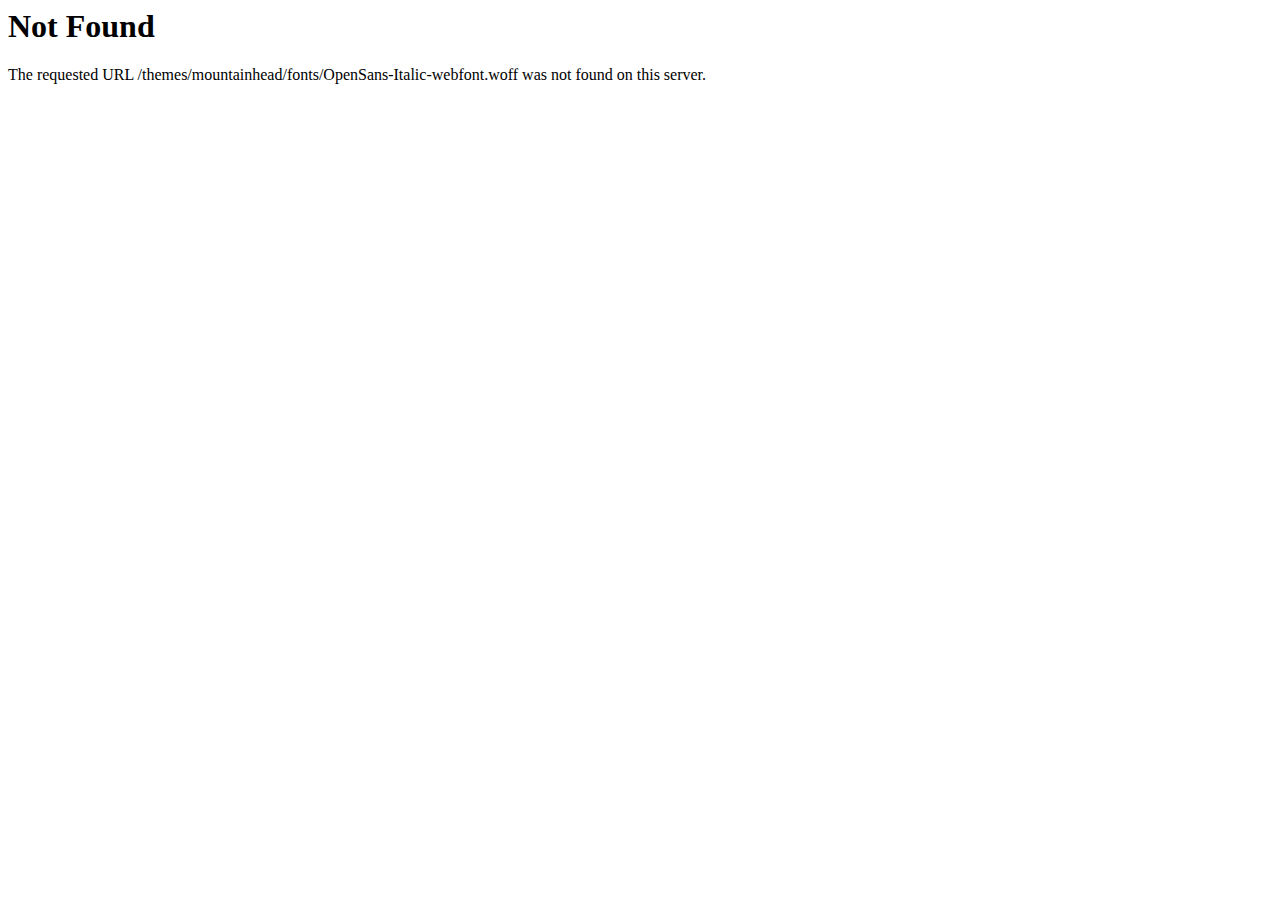
<file: fonts/OpenSans-Italic-webfont-2.html>
<!DOCTYPE HTML PUBLIC "-//IETF//DTD HTML 2.0//EN">
<html><head>
<title>404 Not Found</title>
</head><body>
<h1>Not Found</h1>
<p>The requested URL /themes/mountainhead/fonts/OpenSans-Italic-webfont.woff was not found on this server.</p>
</body></html>
</file>
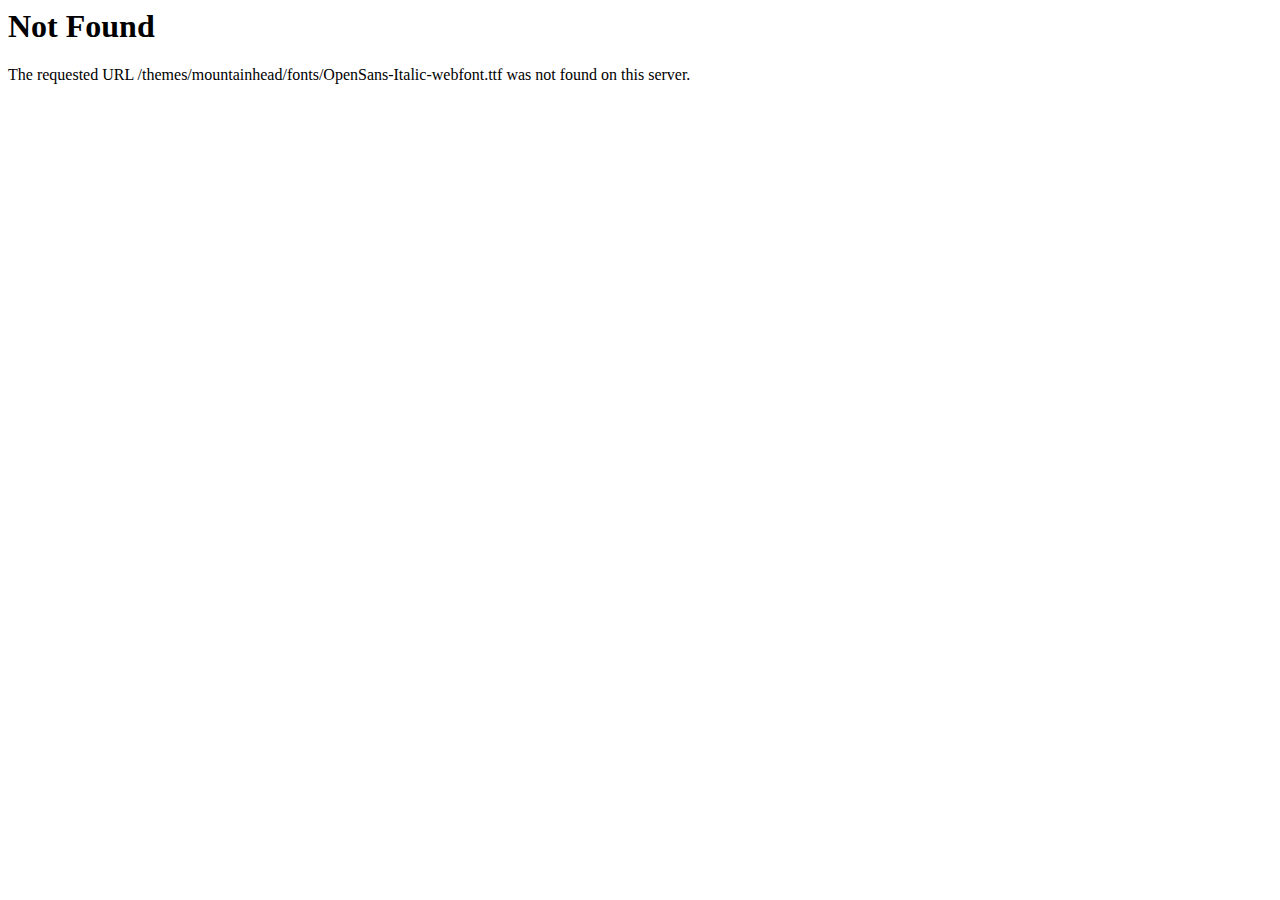
<file: fonts/OpenSans-Italic-webfont-3.html>
<!DOCTYPE HTML PUBLIC "-//IETF//DTD HTML 2.0//EN">
<html><head>
<title>404 Not Found</title>
</head><body>
<h1>Not Found</h1>
<p>The requested URL /themes/mountainhead/fonts/OpenSans-Italic-webfont.ttf was not found on this server.</p>
</body></html>
</file>
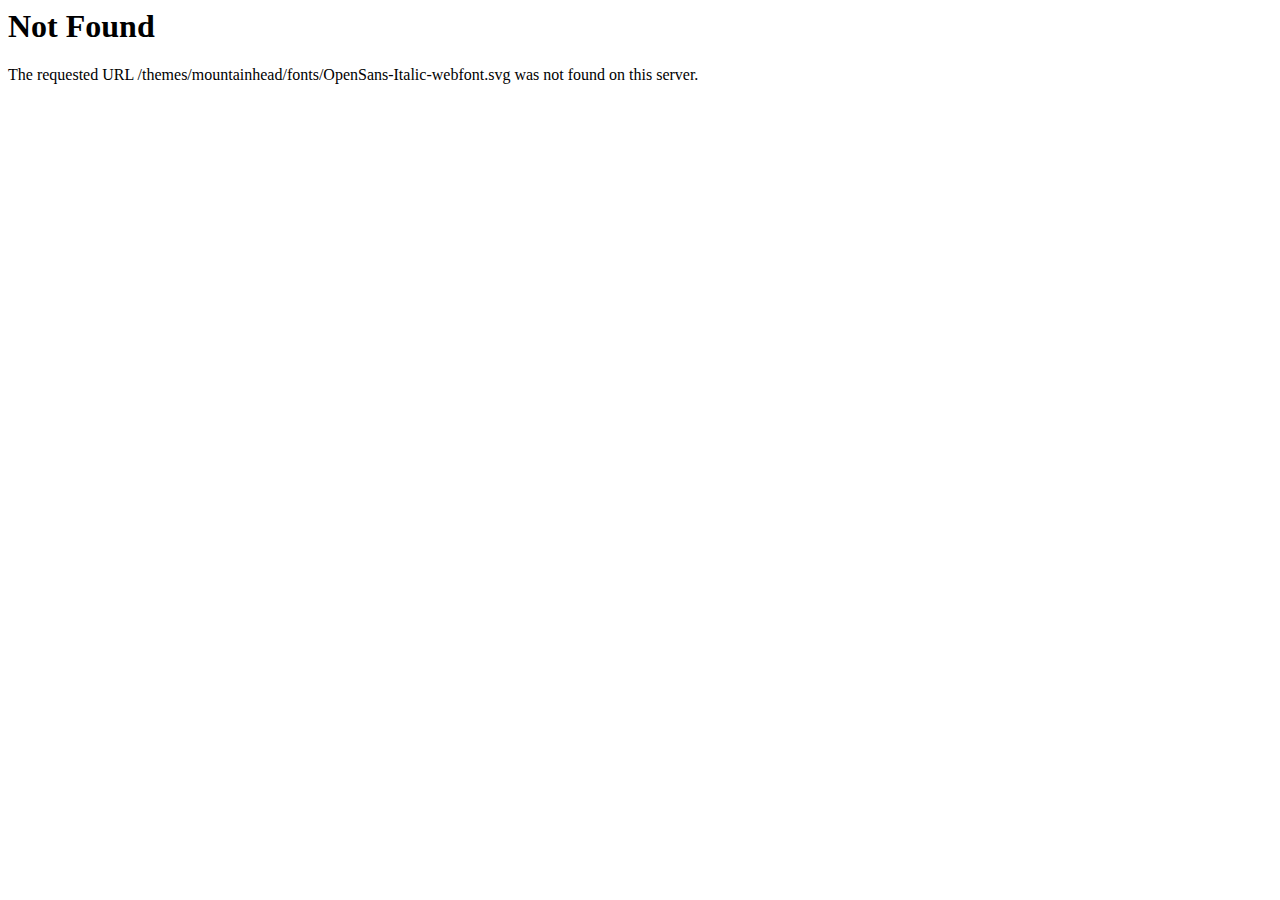
<file: fonts/OpenSans-Italic-webfont-4.html>
<!DOCTYPE HTML PUBLIC "-//IETF//DTD HTML 2.0//EN">
<html><head>
<title>404 Not Found</title>
</head><body>
<h1>Not Found</h1>
<p>The requested URL /themes/mountainhead/fonts/OpenSans-Italic-webfont.svg was not found on this server.</p>
</body></html>
</file>
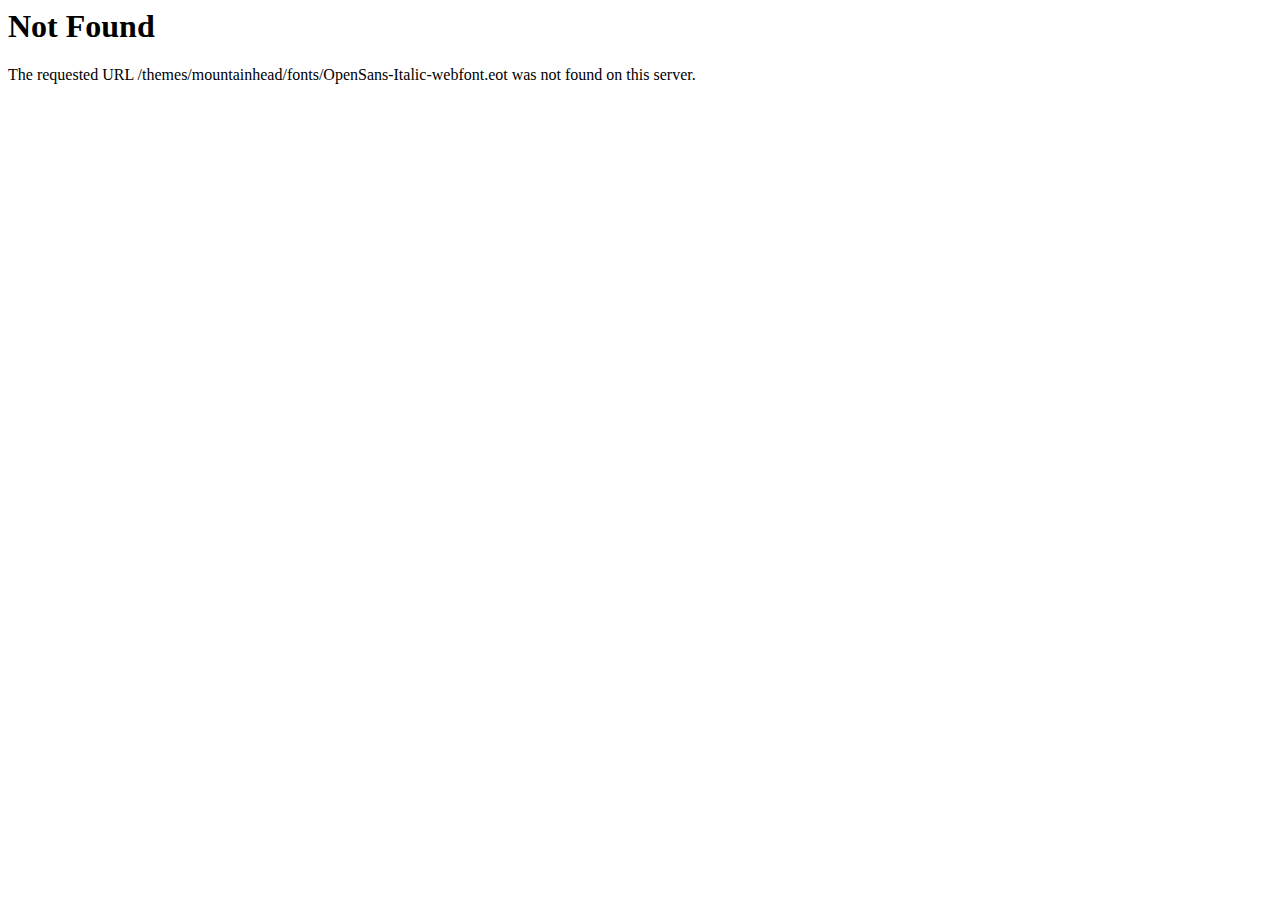
<file: fonts/OpenSans-Italic-webfont.html>
<!DOCTYPE HTML PUBLIC "-//IETF//DTD HTML 2.0//EN">
<html><head>
<title>404 Not Found</title>
</head><body>
<h1>Not Found</h1>
<p>The requested URL /themes/mountainhead/fonts/OpenSans-Italic-webfont.eot was not found on this server.</p>
</body></html>
</file>
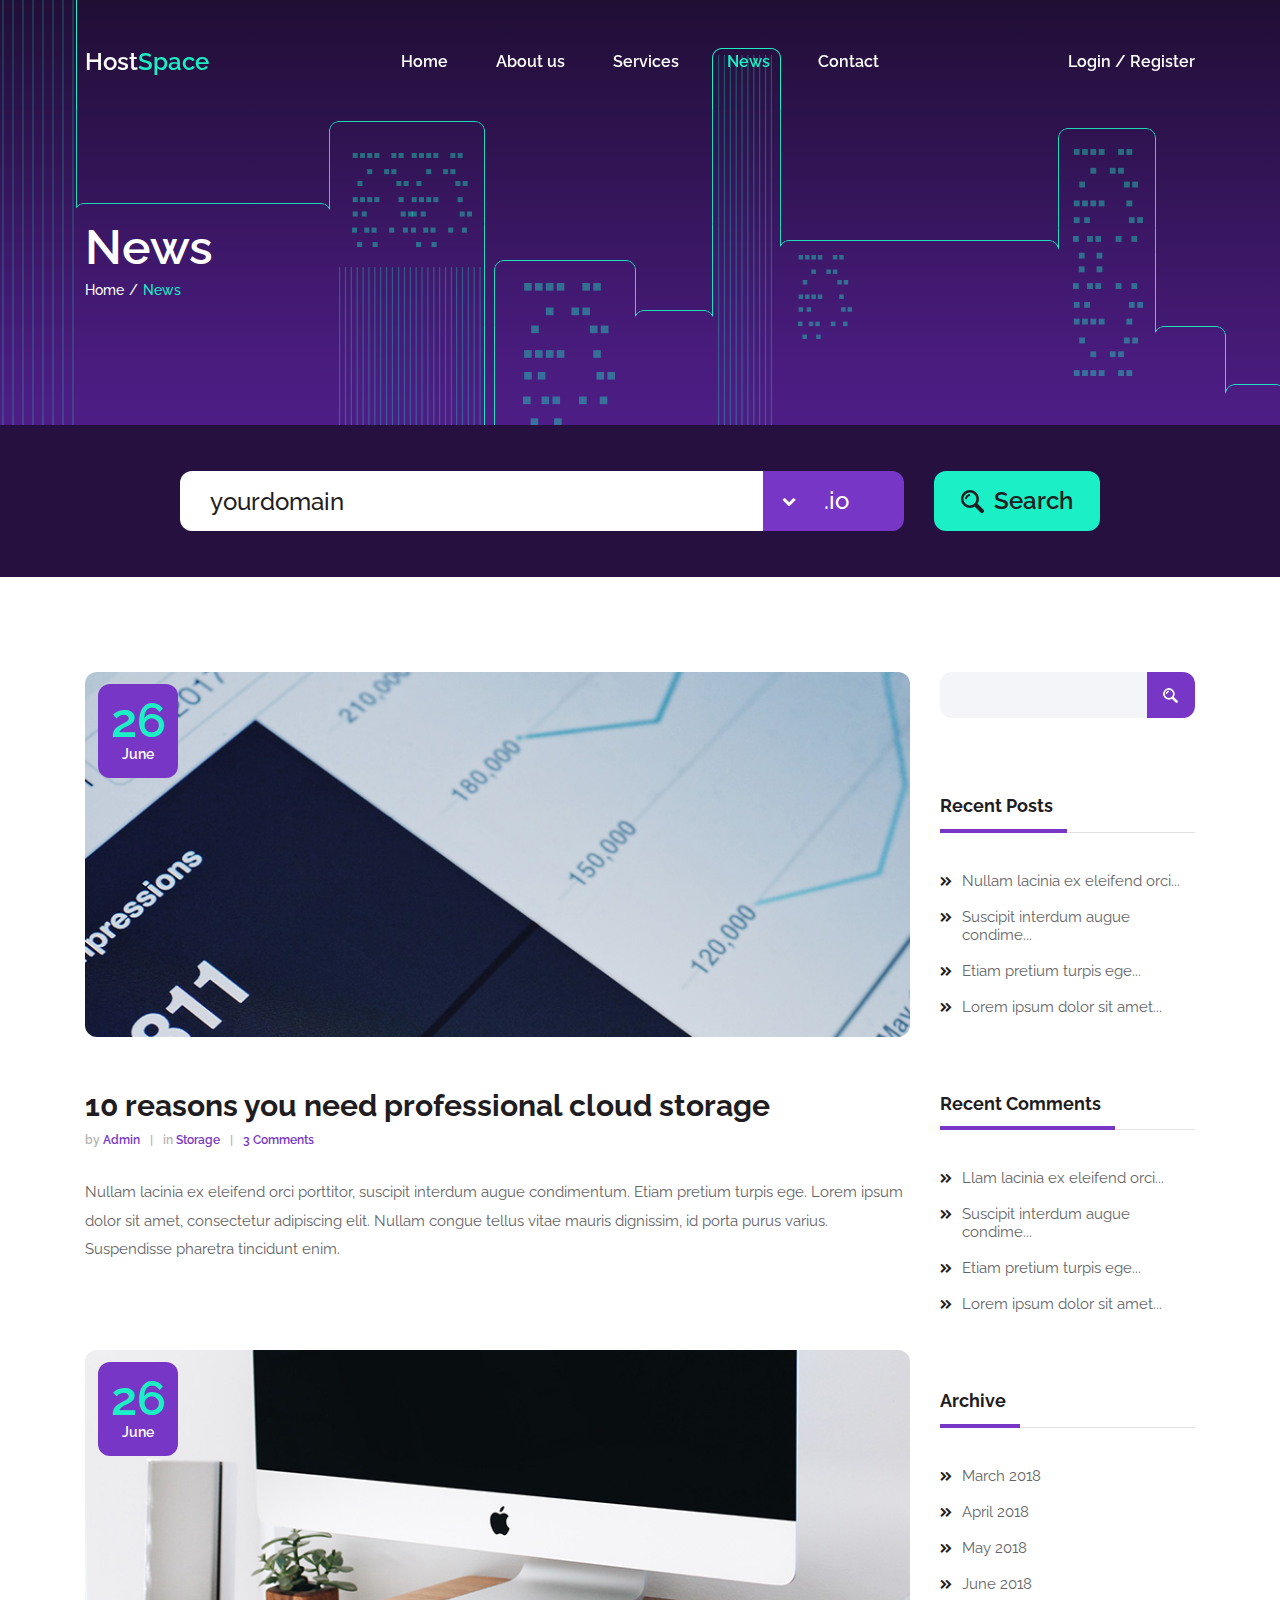
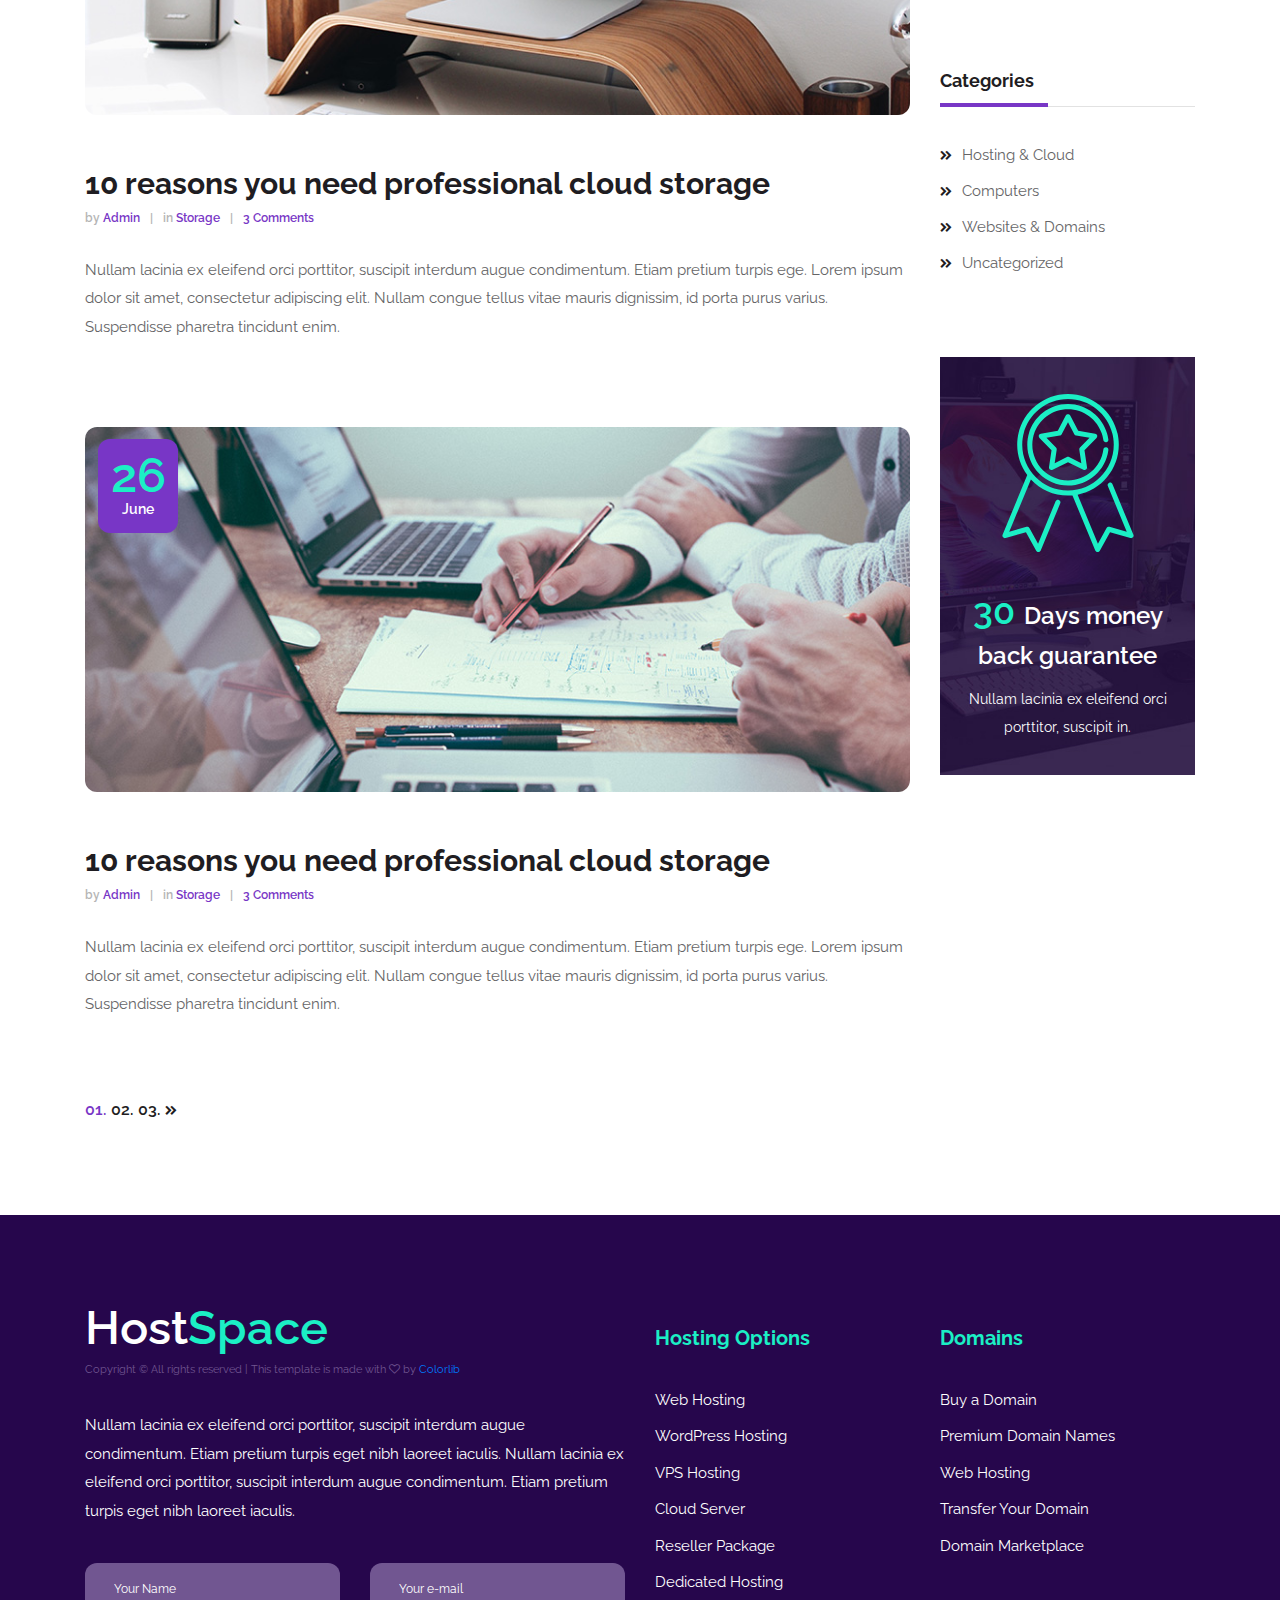
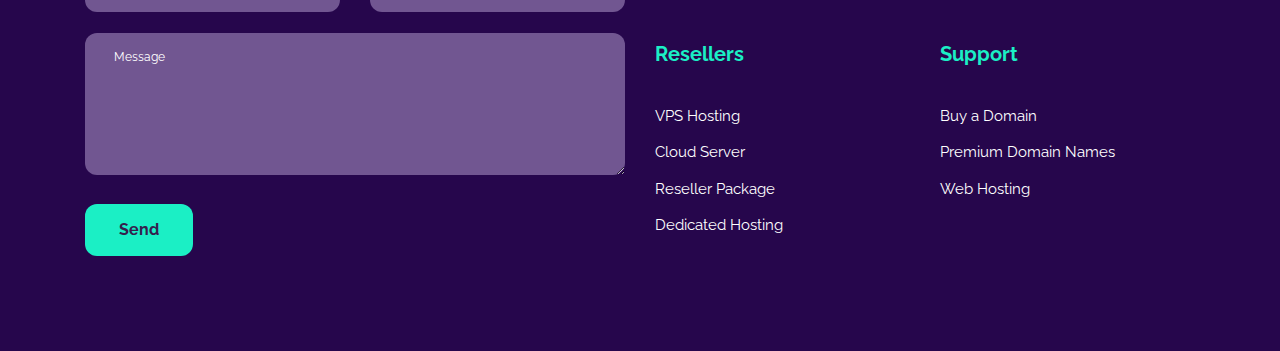
<file: rc-1/blog.html>
<!DOCTYPE html>
<html lang="en">
<head>
<title>News</title>
<meta charset="utf-8">
<meta http-equiv="X-UA-Compatible" content="IE=edge">
<meta name="description" content="HostSpace template project">
<meta name="viewport" content="width=device-width, initial-scale=1">
<link rel="stylesheet" type="text/css" href="styles/bootstrap-4.1.2/bootstrap.min.css">
<link href="plugins/font-awesome-4.7.0/css/font-awesome.min.css" rel="stylesheet" type="text/css">
<link rel="stylesheet" type="text/css" href="plugins/OwlCarousel2-2.2.1/owl.carousel.css">
<link rel="stylesheet" type="text/css" href="plugins/OwlCarousel2-2.2.1/owl.theme.default.css">
<link rel="stylesheet" type="text/css" href="plugins/OwlCarousel2-2.2.1/animate.css">
<link rel="stylesheet" type="text/css" href="styles/blog.css">
<link rel="stylesheet" type="text/css" href="styles/blog_responsive.css">
</head>
<body>

<div class="super_container">
	
	<!-- Header -->

	<header class="header trans_400">
		<div class="container">
			<div class="row">
				<div class="col">
					<div class="header_content d-flex flex-row align-items-center justify-content-start trans_400">
						<div class="logo"><a href="#">Host<span>Space</span></a></div>
						<nav class="main_nav ml-auto mr-auto">
							<ul class="d-flex flex-row align-items-center justify-content-start">
								<li><a href="index.html">Home</a></li>
								<li><a href="about.html">About us</a></li>
								<li><a href="services.html">Services</a></li>
								<li class="active"><a href="blog.html">News</a></li>
								<li><a href="contact.html">Contact</a></li>
							</ul>
						</nav>
						<div class="log_reg">
							<div class="log_reg_content d-flex flex-row align-items-center justify-content-start">
								<div class="login log_reg_text"><a href="#">Login</a></div>
								<div class="register log_reg_text"><a href="#">Register</a></div>
							</div>
						</div>
						<div class="hamburger ml-auto"><i class="fa fa-bars" aria-hidden="true"></i></div>
					</div>
				</div>
			</div>
		</div>
	</header>

	<!-- Menu -->
	
	<div class="menu_overlay trans_400"></div>
	<div class="menu trans_400">
		<div class="menu_close_container"><div class="menu_close"><div></div><div></div></div></div>
		<div class="log_reg">
			<div class="log_reg_content d-flex flex-row align-items-center justify-content-end">
				<div class="login log_reg_text"><a href="#">Login</a></div>
				<div class="register log_reg_text"><a href="#">Register</a></div>
			</div>
		</div>
		<nav class="menu_nav">
			<ul>
				<li><a href="index.html">Home</a></li>
				<li><a href="about.html">About us</a></li>
				<li><a href="services.html">Services</a></li>
				<li><a href="blog.html">News</a></li>
				<li><a href="contact.html">Contact</a></li>
			</ul>
		</nav>
	</div>

	<!-- Home -->

	<div class="home">
		<div class="home_background"></div>
		<div class="background_image background_city" style="background-image:url(images/city_4.png)"></div>
		<div class="cloud cloud_3"><img src="images/cloud_full_3.png" alt=""></div>
		<div class="cloud cloud_4"><img src="images/cloud.png" alt=""></div>
		<div class="home_container">
			<div class="container">
				<div class="row">
					<div class="col">
						<div class="home_content">
							<div class="home_title">News</div>
							<div class="breadcrumbs">
								<ul class="d-flex flex-row align-items-center justify-content-start">
									<li><a href="index.html">Home</a></li>
									<li>News</li>
								</ul>
							</div>
						</div>
					</div>
				</div>
			</div>
		</div>
	</div>

	<!-- Domain Search -->

	<div class="domain_search">
		<div class="container">
			<div class="row">
				<div class="col-lg-10 offset-lg-1">
					<div class="domain_search_form_container d-flex flex-column align-items-center justify-content-center">
						<form action="#" id="domain_search_form" class="domain_search_form d-flex flex-md-row flex-column align-items-center justify-content-start">
							<div class="d-flex flex-row align-items-center justify-content-start">
								<input type="text" class="domain_search_input" placeholder="yourdomain" required="required">
								<div class="domain_search_dropdown d-flex flex-row align-items-center justify-content-start">
									<i class="fa fa-chevron-down" aria-hidden="true"></i>
									<div class="domain_search_selected">.io</div>
									<ul>
										<li>.io</li>
										<li>.com</li>
										<li>.net</li>
									</ul>
								</div>
							</div>
							<button class="domain_search_button d-flex flex-row align-items-center justify-content-center"><img src="images/search.png" alt="">Search</button>
						</form>
					</div>
				</div>
			</div>
		</div>
	</div>

	<!-- News -->

	<div class="news">
		<div class="container">
			<div class="row">

				<!-- News Content -->
				<div class="col-lg-9">
					<div class="news_posts">
						
						<!-- News Post -->
						<div class="news_post magic_fade_in">
							<div class="news_post_image">
								<img src="images/news_1.jpg" alt="https://unsplash.com/@fancycrave">
								<div class="news_post_date">
									<a href="#" class=" d-flex flex-column align-items-center justify-content-center">
										<div class="news_post_day">26</div>
										<div class="news_post_month">June</div>
									</a>
								</div>
							</div>
							<div class="news_post_content">
								<div class="news_post_title"><a href="#">10 reasons you need professional cloud storage</a></div>
								<div class="news_post_meta">
									<ul class="d-flex flex-row align-items-start justify-content-start">
										<li>by <a href="#">Admin</a></li>
										<li>in <a href="#">Storage</a></li>
										<li><a href="#">3 Comments</a></li>
									</ul>
								</div>
								<div class="news_post_text">
									<p>Nullam lacinia ex eleifend orci porttitor, suscipit interdum augue condimentum. Etiam pretium turpis ege. Lorem ipsum dolor sit amet, consectetur adipiscing elit. Nullam congue tellus vitae mauris dignissim, id porta purus varius. Suspendisse pharetra tincidunt enim.</p>
								</div>
							</div>
						</div>

						<!-- News Post -->
						<div class="news_post magic_fade_in">
							<div class="news_post_image">
								<img src="images/news_2.jpg" alt="https://unsplash.com/@gbeaudry">
								<div class="news_post_date">
									<a href="#" class=" d-flex flex-column align-items-center justify-content-center">
										<div class="news_post_day">26</div>
										<div class="news_post_month">June</div>
									</a>
								</div>
							</div>
							<div class="news_post_content">
								<div class="news_post_title"><a href="#">10 reasons you need professional cloud storage</a></div>
								<div class="news_post_meta">
									<ul class="d-flex flex-row align-items-start justify-content-start">
										<li>by <a href="#">Admin</a></li>
										<li>in <a href="#">Storage</a></li>
										<li><a href="#">3 Comments</a></li>
									</ul>
								</div>
								<div class="news_post_text">
									<p>Nullam lacinia ex eleifend orci porttitor, suscipit interdum augue condimentum. Etiam pretium turpis ege. Lorem ipsum dolor sit amet, consectetur adipiscing elit. Nullam congue tellus vitae mauris dignissim, id porta purus varius. Suspendisse pharetra tincidunt enim.</p>
								</div>
							</div>
						</div>

						<!-- News Post -->
						<div class="news_post magic_fade_in">
							<div class="news_post_image">
								<img src="images/news_3.jpg" alt="https://unsplash.com/@helloquence">
								<div class="news_post_date">
									<a href="#" class=" d-flex flex-column align-items-center justify-content-center">
										<div class="news_post_day">26</div>
										<div class="news_post_month">June</div>
									</a>
								</div>
							</div>
							<div class="news_post_content">
								<div class="news_post_title"><a href="#">10 reasons you need professional cloud storage</a></div>
								<div class="news_post_meta">
									<ul class="d-flex flex-row align-items-start justify-content-start">
										<li>by <a href="#">Admin</a></li>
										<li>in <a href="#">Storage</a></li>
										<li><a href="#">3 Comments</a></li>
									</ul>
								</div>
								<div class="news_post_text">
									<p>Nullam lacinia ex eleifend orci porttitor, suscipit interdum augue condimentum. Etiam pretium turpis ege. Lorem ipsum dolor sit amet, consectetur adipiscing elit. Nullam congue tellus vitae mauris dignissim, id porta purus varius. Suspendisse pharetra tincidunt enim.</p>
								</div>
							</div>
						</div>

					</div>

					<!-- Page Nav -->
					<div class="page_nav">
						<ul class="d-flex flex-row align-items-center justify-content-start">
							<li class="active"><a href="#">01.</a></li>
							<li><a href="#">02.</a></li>
							<li><a href="#">03.</a></li>
							<li><a href="#" class="d-flex flex-row align-items-center justify-content-start">
								<i class="fa fa-chevron-right" aria-hidden="true"></i>
								<i class="fa fa-chevron-right" aria-hidden="true"></i>
							</a></li>
						</ul>
					</div>
				</div>

				<!-- News Sidebar -->
				<div class="col-lg-3 sidebar_col">
					<div class="sidebar">
						
						<!-- Sidebar Search -->
						<div class="sidebar_search magic_fade_in">
							<form action="#" class="sidebar_search_form d-flex flex-row align-items-center justify-content-start" id="sidebar_search_form">
								<input type="text" class="sidebar_search_input" required="required">
								<button class="sidebar_search_button d-flex flex-column align-items-center justify-content-center"><img src="images/search_small.png" alt=""></button>
							</form>
						</div>

						<!-- Recent Posts -->
						<div class="recent_posts sidebar_section magic_fade_in">
							<div class="sidebar_title_container">
								<div>Recent Posts</div>
							</div>
							<div class="sidebar_list">
								<ul>
									<li><a href="#" class="d-flex flex-row align-items-start justify-content-start">
										<div class="sidebar_dot d-flex flex-row align-items-center justify-content-start">
											<i class="fa fa-chevron-right trans_200" aria-hidden="true"></i>
											<i class="fa fa-chevron-right trans_200" aria-hidden="true"></i>
										</div>
										<div>Nullam lacinia ex eleifend orci...</div>
									</a></li>
									<li><a href="#" class="d-flex flex-row align-items-start justify-content-start">
										<div class="sidebar_dot d-flex flex-row align-items-center justify-content-start">
											<i class="fa fa-chevron-right trans_200" aria-hidden="true"></i>
											<i class="fa fa-chevron-right trans_200" aria-hidden="true"></i>
										</div>
										<div>Suscipit interdum augue condime...</div>
									</a></li>
									<li><a href="#" class="d-flex flex-row align-items-start justify-content-start">
										<div class="sidebar_dot d-flex flex-row align-items-center justify-content-start">
											<i class="fa fa-chevron-right trans_200" aria-hidden="true"></i>
											<i class="fa fa-chevron-right trans_200" aria-hidden="true"></i>
										</div>
										<div>Etiam pretium turpis ege...</div>
									</a></li>
									<li><a href="#" class="d-flex flex-row align-items-start justify-content-start">
										<div class="sidebar_dot d-flex flex-row align-items-center justify-content-start">
											<i class="fa fa-chevron-right trans_200" aria-hidden="true"></i>
											<i class="fa fa-chevron-right trans_200" aria-hidden="true"></i>
										</div>
										<div>Lorem ipsum dolor sit amet...</div>
									</a></li>
								</ul>
							</div>
						</div>

						<!-- Recent Comments -->
						<div class="recent_posts sidebar_section magic_fade_in">
							<div class="sidebar_title_container">
								<div>Recent Comments</div>
							</div>
							<div class="sidebar_list">
								<ul>
									<li><a href="#" class="d-flex flex-row align-items-start justify-content-start">
										<div class="sidebar_dot d-flex flex-row align-items-center justify-content-start">
											<i class="fa fa-chevron-right trans_200" aria-hidden="true"></i>
											<i class="fa fa-chevron-right trans_200" aria-hidden="true"></i>
										</div>
										<div>Llam lacinia ex eleifend orci...</div>
									</a></li>
									<li><a href="#" class="d-flex flex-row align-items-start justify-content-start">
										<div class="sidebar_dot d-flex flex-row align-items-center justify-content-start">
											<i class="fa fa-chevron-right trans_200" aria-hidden="true"></i>
											<i class="fa fa-chevron-right trans_200" aria-hidden="true"></i>
										</div>
										<div>Suscipit interdum augue condime...</div>
									</a></li>
									<li><a href="#" class="d-flex flex-row align-items-start justify-content-start">
										<div class="sidebar_dot d-flex flex-row align-items-center justify-content-start">
											<i class="fa fa-chevron-right trans_200" aria-hidden="true"></i>
											<i class="fa fa-chevron-right trans_200" aria-hidden="true"></i>
										</div>
										<div>Etiam pretium turpis ege...</div>
									</a></li>
									<li><a href="#" class="d-flex flex-row align-items-start justify-content-start">
										<div class="sidebar_dot d-flex flex-row align-items-center justify-content-start">
											<i class="fa fa-chevron-right trans_200" aria-hidden="true"></i>
											<i class="fa fa-chevron-right trans_200" aria-hidden="true"></i>
										</div>
										<div>Lorem ipsum dolor sit amet...</div>
									</a></li>
								</ul>
							</div>
						</div>

						<!-- Archive -->
						<div class="recent_posts sidebar_section magic_fade_in">
							<div class="sidebar_title_container">
								<div>Archive</div>
							</div>
							<div class="sidebar_list">
								<ul>
									<li><a href="#" class="d-flex flex-row align-items-start justify-content-start">
										<div class="sidebar_dot d-flex flex-row align-items-center justify-content-start">
											<i class="fa fa-chevron-right trans_200" aria-hidden="true"></i>
											<i class="fa fa-chevron-right trans_200" aria-hidden="true"></i>
										</div>
										<div>March 2018</div>
									</a></li>
									<li><a href="#" class="d-flex flex-row align-items-start justify-content-start">
										<div class="sidebar_dot d-flex flex-row align-items-center justify-content-start">
											<i class="fa fa-chevron-right trans_200" aria-hidden="true"></i>
											<i class="fa fa-chevron-right trans_200" aria-hidden="true"></i>
										</div>
										<div>April 2018</div>
									</a></li>
									<li><a href="#" class="d-flex flex-row align-items-start justify-content-start">
										<div class="sidebar_dot d-flex flex-row align-items-center justify-content-start">
											<i class="fa fa-chevron-right trans_200" aria-hidden="true"></i>
											<i class="fa fa-chevron-right trans_200" aria-hidden="true"></i>
										</div>
										<div>May 2018</div>
									</a></li>
									<li><a href="#" class="d-flex flex-row align-items-start justify-content-start">
										<div class="sidebar_dot d-flex flex-row align-items-center justify-content-start">
											<i class="fa fa-chevron-right trans_200" aria-hidden="true"></i>
											<i class="fa fa-chevron-right trans_200" aria-hidden="true"></i>
										</div>
										<div>June 2018</div>
									</a></li>
								</ul>
							</div>
						</div>

						<!-- Categories -->
						<div class="recent_posts sidebar_section magic_fade_in">
							<div class="sidebar_title_container">
								<div>Categories</div>
							</div>
							<div class="sidebar_list">
								<ul>
									<li><a href="#" class="d-flex flex-row align-items-start justify-content-start">
										<div class="sidebar_dot d-flex flex-row align-items-center justify-content-start">
											<i class="fa fa-chevron-right trans_200" aria-hidden="true"></i>
											<i class="fa fa-chevron-right trans_200" aria-hidden="true"></i>
										</div>
										<div>Hosting & Cloud</div>
									</a></li>
									<li><a href="#" class="d-flex flex-row align-items-start justify-content-start">
										<div class="sidebar_dot d-flex flex-row align-items-center justify-content-start">
											<i class="fa fa-chevron-right trans_200" aria-hidden="true"></i>
											<i class="fa fa-chevron-right trans_200" aria-hidden="true"></i>
										</div>
										<div>Computers</div>
									</a></li>
									<li><a href="#" class="d-flex flex-row align-items-start justify-content-start">
										<div class="sidebar_dot d-flex flex-row align-items-center justify-content-start">
											<i class="fa fa-chevron-right trans_200" aria-hidden="true"></i>
											<i class="fa fa-chevron-right trans_200" aria-hidden="true"></i>
										</div>
										<div>Websites & Domains</div>
									</a></li>
									<li><a href="#" class="d-flex flex-row align-items-start justify-content-start">
										<div class="sidebar_dot d-flex flex-row align-items-center justify-content-start">
											<i class="fa fa-chevron-right trans_200" aria-hidden="true"></i>
											<i class="fa fa-chevron-right trans_200" aria-hidden="true"></i>
										</div>
										<div>Uncategorized</div>
									</a></li>
								</ul>
							</div>
						</div>

						<!-- Sidebar Extra -->
						<div class="sidebar_extra text-center magic_fade_in">
							<a href="#">
								<div class="background_image" style="background-image:url(images/sidebar_extra.jpg)"></div>
								<div class="sidebar_extra_icon"><img src="images/icon_10.svg" alt=""></div>
								<div class="sidebar_extra_title"><span>30 </span>Days money back guarantee</div>
								<div class="sidebar_extra_text">Nullam lacinia ex eleifend orci porttitor, suscipit in.</div>
							</a>
						</div>
					</div>
				</div>
			</div>
		</div>
	</div>

	<!-- Footer -->

	<footer class="footer magic_fade_in">
		<div class="container">
			<div class="row">
				
				<div class="col-lg-6 footer_col magic_fade_in">
					<div class="footer_about">
						<div class="footer_logo">Host<span>Space</span></div>
						<div class="copyright"><!-- Link back to Colorlib can't be removed. Template is licensed under CC BY 3.0. -->
Copyright &copy;<script type="ecccfd1813eeb1c0baa4aa58-text/javascript">document.write(new Date().getFullYear());</script> All rights reserved | This template is made with <i class="fa fa-heart-o" aria-hidden="true"></i> by <a href="https://colorlib.com" target="_blank">Colorlib</a>
<!-- Link back to Colorlib can't be removed. Template is licensed under CC BY 3.0. -->
</div>
						<div class="footer_text">
							<p>Nullam lacinia ex eleifend orci porttitor, suscipit interdum augue condimentum. Etiam pretium turpis eget nibh laoreet iaculis. Nullam lacinia ex eleifend orci porttitor, suscipit interdum augue condimentum. Etiam pretium turpis eget nibh laoreet iaculis.</p>
						</div>
						<div class="contact_container">
							<form action="#" id="contact_form" class="contact_form">
								<div class="row">
									<div class="col-md-6">
										<input type="text" class="contact_input" placeholder="Your Name" required="required">
									</div>
									<div class="col-md-6">
										<input type="email" class="contact_input" placeholder="Your e-mail" required="required">
									</div>
								</div>
								<div>
									<textarea class="contact_input contact_textarea" placeholder="Message" required="required"></textarea>
								</div>
								<button class="contact_button">Send</button>
							</form>
						</div>
					</div>
				</div>

				<div class="col-lg-6 footer_col">
					<div class="footer_links">
						<div class="row">
							<div class="col-sm-6 footer_list_col magic_fade_in">
								<div class="footer_list_container">
									<div class="footer_list_title">Hosting Options</div>
									<ul class="footer_list">
										<li><a href="#">Web Hosting</a></li>
										<li><a href="#">WordPress Hosting</a></li>
										<li><a href="#">VPS Hosting</a></li>
										<li><a href="#">Cloud Server</a></li>
										<li><a href="#">Reseller Package</a></li>
										<li><a href="#">Dedicated Hosting</a></li>
									</ul>
								</div>
							</div>
							<div class="col-sm-6 footer_list_col magic_fade_in">
								<div class="footer_list_container">
									<div class="footer_list_title">Domains</div>
									<ul class="footer_list">
										<li><a href="#">Buy a Domain</a></li>
										<li><a href="#">Premium Domain Names</a></li>
										<li><a href="#">Web Hosting</a></li>
										<li><a href="#">Transfer Your Domain</a></li>
										<li><a href="#">Domain Marketplace</a></li>
									</ul>
								</div>
							</div>
							<div class="col-sm-6 footer_list_col magic_fade_in">
								<div class="footer_list_container">
									<div class="footer_list_title">Resellers</div>
									<ul class="footer_list">
										<li><a href="#">VPS Hosting</a></li>
										<li><a href="#">Cloud Server</a></li>
										<li><a href="#">Reseller Package</a></li>
										<li><a href="#">Dedicated Hosting</a></li>
									</ul>
								</div>
							</div>
							<div class="col-sm-6 footer_list_col magic_fade_in">
								<div class="footer_list_container">
									<div class="footer_list_title">Support</div>
									<ul class="footer_list">
										<li><a href="#">Buy a Domain</a></li>
										<li><a href="#">Premium Domain Names</a></li>
										<li><a href="#">Web Hosting</a></li>
									</ul>
								</div>	
							</div>
						</div>
					</div>
				</div>

			</div>
		</div>
	</footer>
</div>

<script src="js/jquery-3.2.1.min.js" type="ecccfd1813eeb1c0baa4aa58-text/javascript"></script>
<script src="styles/bootstrap-4.1.2/popper.js" type="ecccfd1813eeb1c0baa4aa58-text/javascript"></script>
<script src="styles/bootstrap-4.1.2/bootstrap.min.js" type="ecccfd1813eeb1c0baa4aa58-text/javascript"></script>
<script src="plugins/greensock/TweenMax.min.js" type="ecccfd1813eeb1c0baa4aa58-text/javascript"></script>
<script src="plugins/greensock/TimelineMax.min.js" type="ecccfd1813eeb1c0baa4aa58-text/javascript"></script>
<script src="plugins/scrollmagic/ScrollMagic.min.js" type="ecccfd1813eeb1c0baa4aa58-text/javascript"></script>
<script src="plugins/greensock/animation.gsap.min.js" type="ecccfd1813eeb1c0baa4aa58-text/javascript"></script>
<script src="plugins/greensock/ScrollToPlugin.min.js" type="ecccfd1813eeb1c0baa4aa58-text/javascript"></script>
<script src="plugins/OwlCarousel2-2.2.1/owl.carousel.js" type="ecccfd1813eeb1c0baa4aa58-text/javascript"></script>
<script src="plugins/easing/easing.js" type="ecccfd1813eeb1c0baa4aa58-text/javascript"></script>
<script src="plugins/progressbar/progressbar.min.js" type="ecccfd1813eeb1c0baa4aa58-text/javascript"></script>
<script src="plugins/parallax-js-master/parallax.min.js" type="ecccfd1813eeb1c0baa4aa58-text/javascript"></script>
<script src="js/blog.js" type="ecccfd1813eeb1c0baa4aa58-text/javascript"></script>

<!-- Global site tag (gtag.js) - Google Analytics -->
<!-- <script async src="https://www.googletagmanager.com/gtag/js?id=UA-23581568-13" type="ecccfd1813eeb1c0baa4aa58-text/javascript"></script>
<script type="ecccfd1813eeb1c0baa4aa58-text/javascript">
  window.dataLayer = window.dataLayer || [];
  function gtag(){dataLayer.push(arguments);}
  gtag('js', new Date());

  gtag('config', 'UA-23581568-13');
</script>
 -->
<script src="https://ajax.cloudflare.com/cdn-cgi/scripts/a2bd7673/cloudflare-static/rocket-loader.min.js" data-cf-settings="ecccfd1813eeb1c0baa4aa58-|49" defer=""></script></body>
</html>
</file>
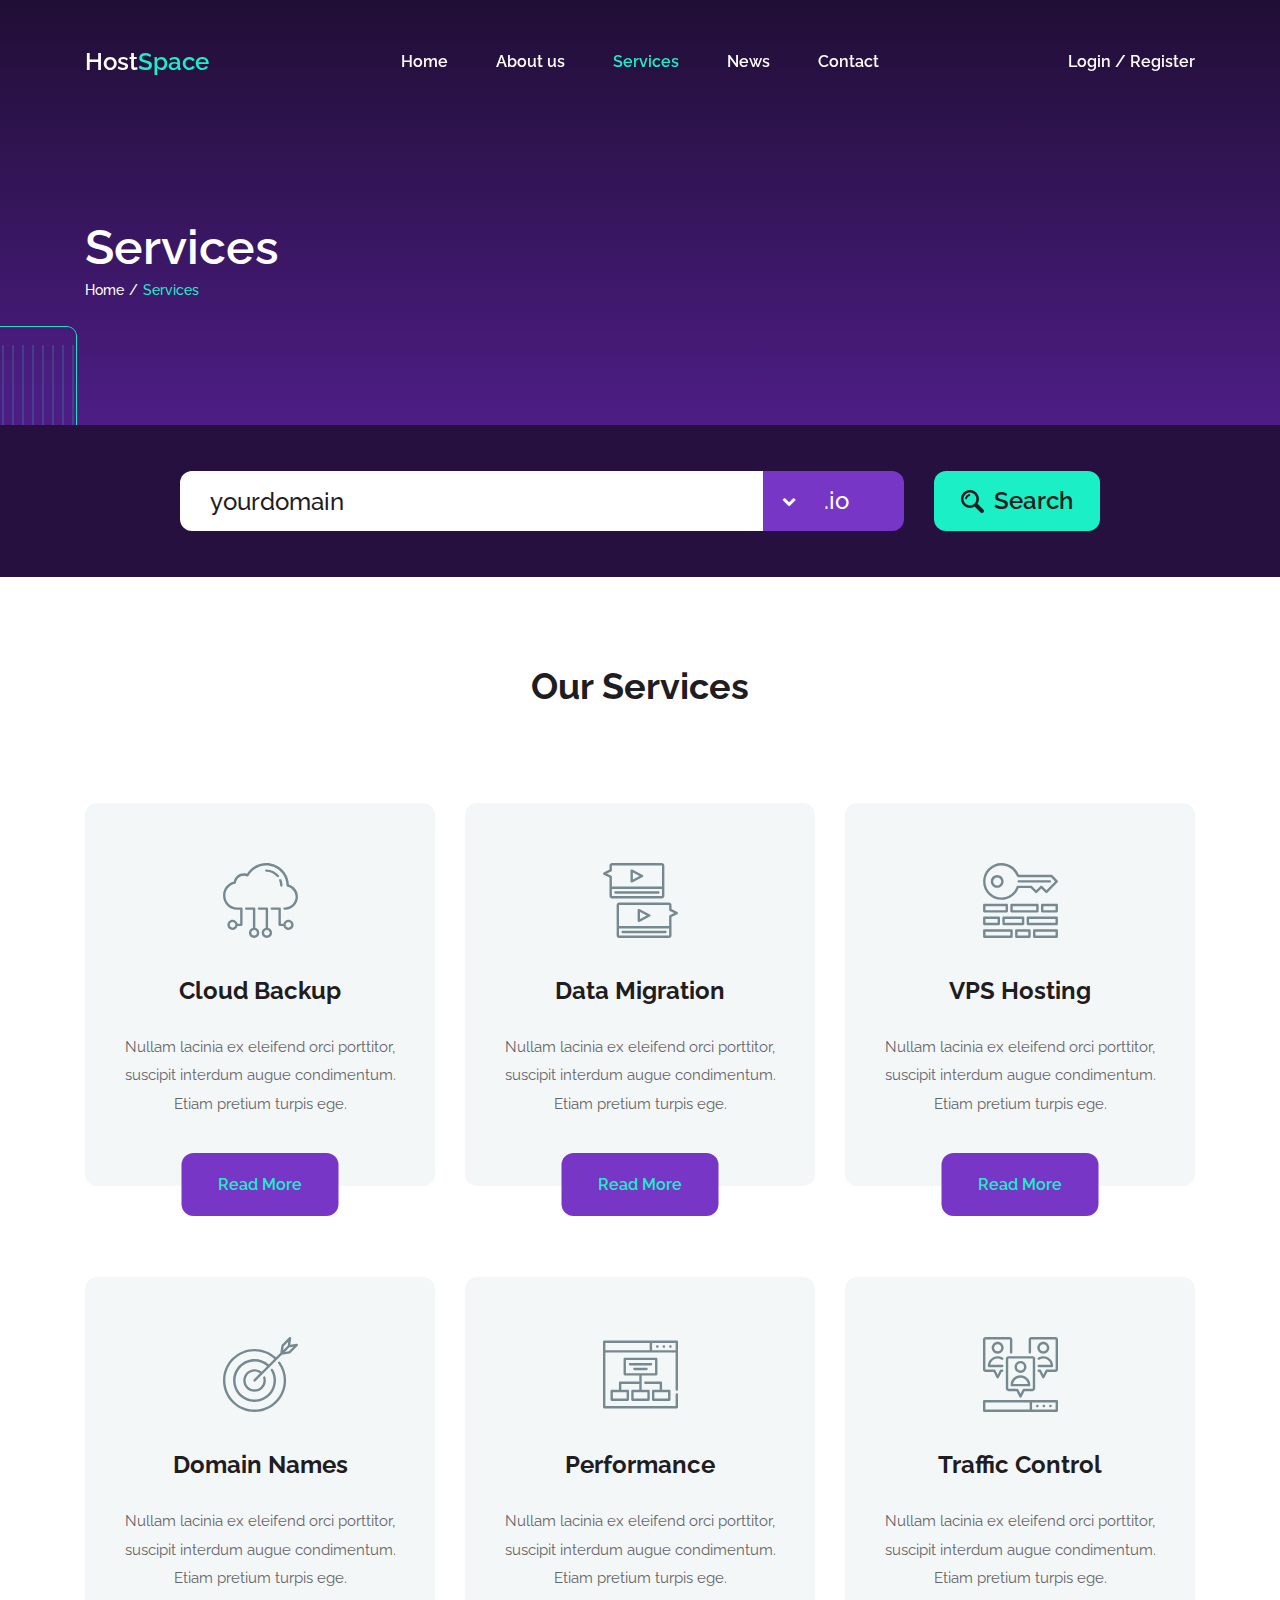
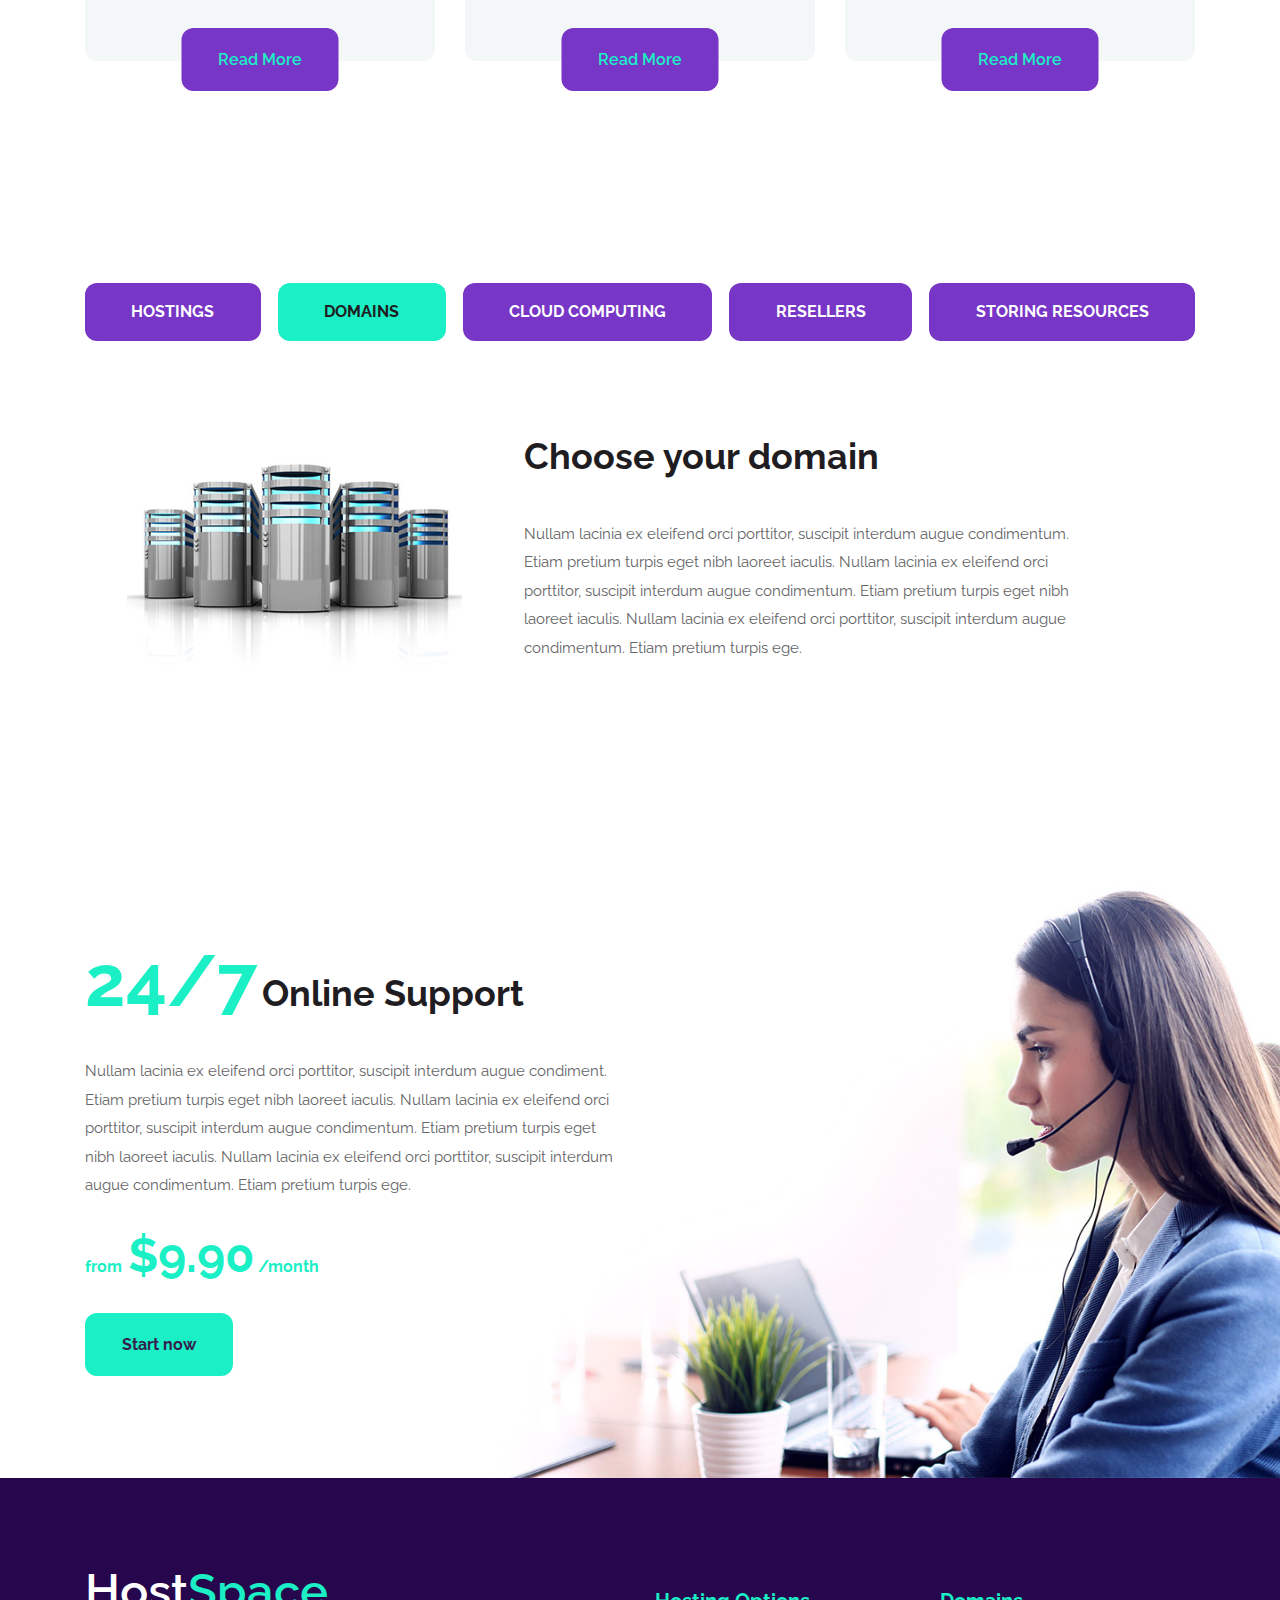
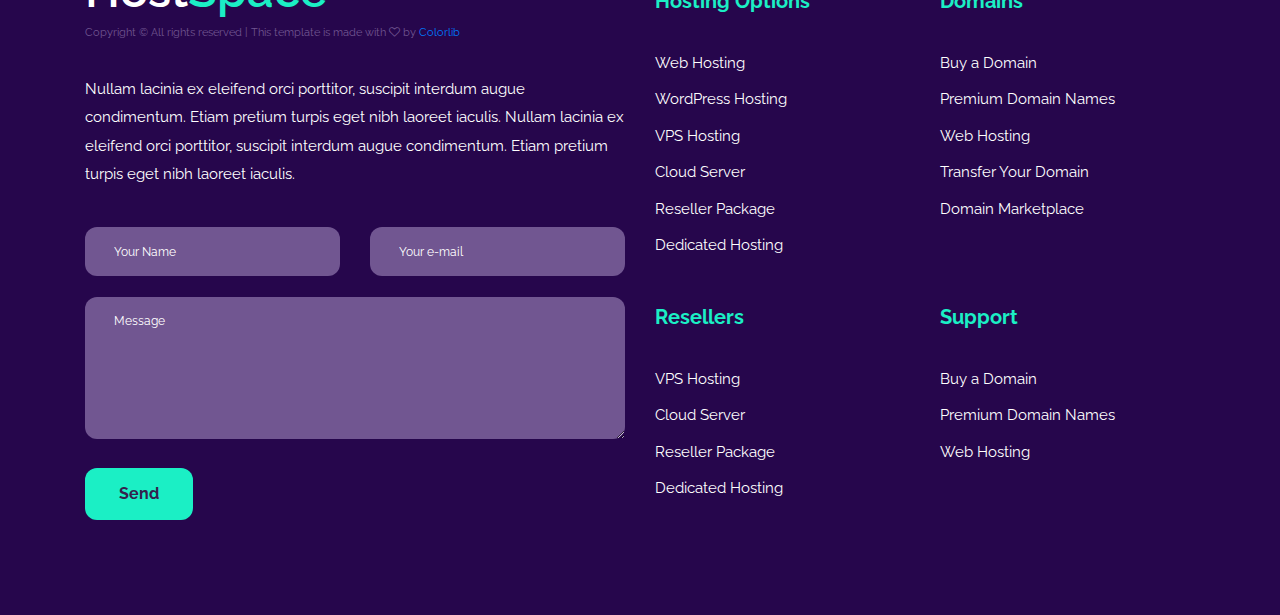
<file: rc-1/services.html>
<!DOCTYPE html>
<html lang="en">
<head>
<title>Services</title>
<meta charset="utf-8">
<meta http-equiv="X-UA-Compatible" content="IE=edge">
<meta name="description" content="HostSpace template project">
<meta name="viewport" content="width=device-width, initial-scale=1">
<link rel="stylesheet" type="text/css" href="styles/bootstrap-4.1.2/bootstrap.min.css">
<link href="plugins/font-awesome-4.7.0/css/font-awesome.min.css" rel="stylesheet" type="text/css">
<link rel="stylesheet" type="text/css" href="plugins/OwlCarousel2-2.2.1/owl.carousel.css">
<link rel="stylesheet" type="text/css" href="plugins/OwlCarousel2-2.2.1/owl.theme.default.css">
<link rel="stylesheet" type="text/css" href="plugins/OwlCarousel2-2.2.1/animate.css">
<link rel="stylesheet" type="text/css" href="styles/services.css">
<link rel="stylesheet" type="text/css" href="styles/services_responsive.css">
</head>
<body>

<div class="super_container">
	
	<!-- Header -->

	<header class="header trans_400">
		<div class="container">
			<div class="row">
				<div class="col">
					<div class="header_content d-flex flex-row align-items-center justify-content-start trans_400">
						<div class="logo"><a href="#">Host<span>Space</span></a></div>
						<nav class="main_nav ml-auto mr-auto">
							<ul class="d-flex flex-row align-items-center justify-content-start">
								<li><a href="index.html">Home</a></li>
								<li><a href="about.html">About us</a></li>
								<li class="active"><a href="services.html">Services</a></li>
								<li><a href="blog.html">News</a></li>
								<li><a href="contact.html">Contact</a></li>
							</ul>
						</nav>
						<div class="log_reg">
							<div class="log_reg_content d-flex flex-row align-items-center justify-content-start">
								<div class="login log_reg_text"><a href="#">Login</a></div>
								<div class="register log_reg_text"><a href="#">Register</a></div>
							</div>
						</div>
						<div class="hamburger ml-auto"><i class="fa fa-bars" aria-hidden="true"></i></div>
					</div>
				</div>
			</div>
		</div>
	</header>

	<!-- Menu -->
	
	<div class="menu_overlay trans_400"></div>
	<div class="menu trans_400">
		<div class="menu_close_container"><div class="menu_close"><div></div><div></div></div></div>
		<div class="log_reg">
			<div class="log_reg_content d-flex flex-row align-items-center justify-content-end">
				<div class="login log_reg_text"><a href="#">Login</a></div>
				<div class="register log_reg_text"><a href="#">Register</a></div>
			</div>
		</div>
		<nav class="menu_nav">
			<ul>
				<li><a href="index.html">Home</a></li>
				<li><a href="about.html">About us</a></li>
				<li><a href="services.html">Services</a></li>
				<li><a href="blog.html">News</a></li>
				<li><a href="contact.html">Contact</a></li>
			</ul>
		</nav>
	</div>

	<!-- Home -->

	<div class="home">
		<div class="home_background"></div>
		<div class="background_image background_city" style="background-image:url(images/city_3.png)"></div>
		<div class="cloud cloud_1"><img src="images/cloud.png" alt=""></div>
		<div class="cloud cloud_2"><img src="images/cloud.png" alt=""></div>
		<div class="cloud cloud_3"><img src="images/cloud_full_2.png" alt=""></div>
		<div class="cloud cloud_4"><img src="images/cloud.png" alt=""></div>
		<div class="home_container">
			<div class="container">
				<div class="row">
					<div class="col">
						<div class="home_content">
							<div class="home_title">Services</div>
							<div class="breadcrumbs">
								<ul class="d-flex flex-row align-items-center justify-content-start">
									<li><a href="index.html">Home</a></li>
									<li>Services</li>
								</ul>
							</div>
						</div>
					</div>
				</div>
			</div>
		</div>
	</div>

	<!-- Domain Search -->

	<div class="domain_search">
		<div class="container">
			<div class="row">
				<div class="col-lg-10 offset-lg-1">
					<div class="domain_search_form_container d-flex flex-column align-items-center justify-content-center">
						<form action="#" id="domain_search_form" class="domain_search_form d-flex flex-md-row flex-column align-items-center justify-content-start">
							<div class="d-flex flex-row align-items-center justify-content-start">
								<input type="text" class="domain_search_input" placeholder="yourdomain" required="required">
								<div class="domain_search_dropdown d-flex flex-row align-items-center justify-content-start">
									<i class="fa fa-chevron-down" aria-hidden="true"></i>
									<div class="domain_search_selected">.io</div>
									<ul>
										<li>.io</li>
										<li>.com</li>
										<li>.net</li>
									</ul>
								</div>
							</div>
							<button class="domain_search_button d-flex flex-row align-items-center justify-content-center"><img src="images/search.png" alt="">Search</button>
						</form>
					</div>
				</div>
			</div>
		</div>
	</div>

	<!-- Services -->

	<div class="services">
		<div class="container">
			<div class="row">
				<div class="col">
					<div class="section_title text-center magic_fade_in"><h2>Our Services</h2></div>
				</div>
			</div>
			<div class="row services_row">
				
				<!-- Service -->
				<div class="col-lg-4 col-md-6 service_col magic_fade_in">
					<div class="service d-flex flex-column align-items-center justify-content-start text-center trans_200">
						<div class="service_icon"><img class="svg" src="images/icon_4.svg" alt="https://www.flaticon.com/authors/freepik"></div>
						<div class="service_title"><h3>Cloud Backup</h3></div>
						<div class="service_text">
							<p>Nullam lacinia ex eleifend orci porttitor, suscipit interdum augue condimentum. Etiam pretium turpis ege.</p>
						</div>
						<div class="service_button trans_200"><a href="#">Read More</a></div>
					</div>
				</div>

				<!-- Service -->
				<div class="col-lg-4 col-md-6 service_col magic_fade_in">
					<div class="service d-flex flex-column align-items-center justify-content-start text-center trans_200">
						<div class="service_icon"><img class="svg" src="images/icon_5.svg" alt="https://www.flaticon.com/authors/freepik"></div>
						<div class="service_title"><h3>Data Migration</h3></div>
						<div class="service_text">
							<p>Nullam lacinia ex eleifend orci porttitor, suscipit interdum augue condimentum. Etiam pretium turpis ege.</p>
						</div>
						<div class="service_button trans_200"><a href="#">Read More</a></div>
					</div>
				</div>

				<!-- Service -->
				<div class="col-lg-4 col-md-6 service_col magic_fade_in">
					<div class="service d-flex flex-column align-items-center justify-content-start text-center trans_200">
						<div class="service_icon"><img class="svg" src="images/icon_6.svg" alt="https://www.flaticon.com/authors/freepik"></div>
						<div class="service_title"><h3>VPS Hosting</h3></div>
						<div class="service_text">
							<p>Nullam lacinia ex eleifend orci porttitor, suscipit interdum augue condimentum. Etiam pretium turpis ege.</p>
						</div>
						<div class="service_button trans_200"><a href="#">Read More</a></div>
					</div>
				</div>

				<!-- Service -->
				<div class="col-lg-4 col-md-6 service_col magic_fade_in">
					<div class="service d-flex flex-column align-items-center justify-content-start text-center trans_200">
						<div class="service_icon"><img class="svg" src="images/icon_12.svg" alt="https://www.flaticon.com/authors/freepik"></div>
						<div class="service_title"><h3>Domain Names</h3></div>
						<div class="service_text">
							<p>Nullam lacinia ex eleifend orci porttitor, suscipit interdum augue condimentum. Etiam pretium turpis ege.</p>
						</div>
						<div class="service_button trans_200"><a href="#">Read More</a></div>
					</div>
				</div>

				<!-- Service -->
				<div class="col-lg-4 col-md-6 service_col magic_fade_in">
					<div class="service d-flex flex-column align-items-center justify-content-start text-center trans_200">
						<div class="service_icon"><img class="svg" src="images/icon_13.svg" alt="https://www.flaticon.com/authors/freepik"></div>
						<div class="service_title"><h3>Performance</h3></div>
						<div class="service_text">
							<p>Nullam lacinia ex eleifend orci porttitor, suscipit interdum augue condimentum. Etiam pretium turpis ege.</p>
						</div>
						<div class="service_button trans_200"><a href="#">Read More</a></div>
					</div>
				</div>

				<!-- Service -->
				<div class="col-lg-4 col-md-6 service_col magic_fade_in">
					<div class="service d-flex flex-column align-items-center justify-content-start text-center trans_200">
						<div class="service_icon"><img class="svg" src="images/icon_14.svg" alt="https://www.flaticon.com/authors/freepik"></div>
						<div class="service_title"><h3>Traffic Control</h3></div>
						<div class="service_text">
							<p>Nullam lacinia ex eleifend orci porttitor, suscipit interdum augue condimentum. Etiam pretium turpis ege.</p>
						</div>
						<div class="service_button trans_200"><a href="#">Read More</a></div>
					</div>
				</div>

			</div>
		</div>
	</div>

	<!-- Tabs -->

	<div class="tabs_section">
		<div class="parallax_background parallax-window" data-parallax="scroll" data-image-src="images/tabs.jpg" data-speed="0.8"></div>
		<div class="container">
			<div class="row">
				<div class="col">
					<div class="tabs d-flex flex-row align-items-center justify-content-start flex-wrap magic_fade_in">
						<div class="tab">hostings</div>
						<div class="tab active">domains</div>
						<div class="tab">cloud computing</div>
						<div class="tab">resellers</div>
						<div class="tab">storing resources</div>
					</div>

					<!-- Panel -->
					<div class="tab_panels magic_fade_in">
						<div class="tab_panel">
							<div class="tab_panel_content d-flex flex-row align-items-start justify-content-start">
								<div class="row">
									<div class="col-lg-5">
										<div class="tab_image_container">
											<div class="tab_image"><img src="images/tabs_image.jpg" alt=""></div>
										</div>
									</div>
									<div class="col-lg-7">
										<div class="tab_content">
											<div class="tab_title">Choose your hosting</div>
											<div class="tab_text">
												<p>Nullam lacinia ex eleifend orci porttitor, suscipit interdum augue condimentum. Etiam pretium turpis eget nibh laoreet iaculis. Nullam lacinia ex eleifend orci porttitor, suscipit interdum augue condimentum. Etiam pretium turpis eget nibh laoreet iaculis. Nullam lacinia ex eleifend orci porttitor, suscipit interdum augue condimentum. Etiam pretium turpis ege.</p>
											</div>
										</div>
									</div>
								</div>	
							</div>
						</div>

						<!-- Panel -->
						<div class="tab_panel active">
							<div class="tab_panel_content d-flex flex-row align-items-start justify-content-start">
								<div class="row">
									<div class="col-lg-5">
										<div class="tab_image_container">
											<div class="tab_image"><img src="images/tabs_image.jpg" alt=""></div>
										</div>
									</div>
									<div class="col-lg-7">
										<div class="tab_content">
											<div class="tab_title">Choose your domain</div>
											<div class="tab_text">
												<p>Nullam lacinia ex eleifend orci porttitor, suscipit interdum augue condimentum. Etiam pretium turpis eget nibh laoreet iaculis. Nullam lacinia ex eleifend orci porttitor, suscipit interdum augue condimentum. Etiam pretium turpis eget nibh laoreet iaculis. Nullam lacinia ex eleifend orci porttitor, suscipit interdum augue condimentum. Etiam pretium turpis ege.</p>
											</div>
										</div>
									</div>
								</div>	
							</div>
						</div>

						<!-- Panel -->
						<div class="tab_panel">
							<div class="tab_panel_content d-flex flex-row align-items-start justify-content-start">
								<div class="row">
									<div class="col-lg-5">
										<div class="tab_image_container">
											<div class="tab_image"><img src="images/tabs_image.jpg" alt=""></div>
										</div>
									</div>
									<div class="col-lg-7">
										<div class="tab_content">
											<div class="tab_title">Cloud Computing</div>
											<div class="tab_text">
												<p>Nullam lacinia ex eleifend orci porttitor, suscipit interdum augue condimentum. Etiam pretium turpis eget nibh laoreet iaculis. Nullam lacinia ex eleifend orci porttitor, suscipit interdum augue condimentum. Etiam pretium turpis eget nibh laoreet iaculis. Nullam lacinia ex eleifend orci porttitor, suscipit interdum augue condimentum. Etiam pretium turpis ege.</p>
											</div>
										</div>
									</div>
								</div>	
							</div>
						</div>

						<!-- Panel -->
						<div class="tab_panel">
							<div class="tab_panel_content d-flex flex-row align-items-start justify-content-start">
								<div class="row">
									<div class="col-lg-5">
										<div class="tab_image_container">
											<div class="tab_image"><img src="images/tabs_image.jpg" alt=""></div>
										</div>
									</div>
									<div class="col-lg-7">
										<div class="tab_content">
											<div class="tab_title">Resellers</div>
											<div class="tab_text">
												<p>Nullam lacinia ex eleifend orci porttitor, suscipit interdum augue condimentum. Etiam pretium turpis eget nibh laoreet iaculis. Nullam lacinia ex eleifend orci porttitor, suscipit interdum augue condimentum. Etiam pretium turpis eget nibh laoreet iaculis. Nullam lacinia ex eleifend orci porttitor, suscipit interdum augue condimentum. Etiam pretium turpis ege.</p>
											</div>
										</div>
									</div>
								</div>	
							</div>
						</div>

						<!-- Panel -->
						<div class="tab_panel">
							<div class="tab_panel_content d-flex flex-row align-items-start justify-content-start">
								<div class="row">
									<div class="col-lg-5">
										<div class="tab_image_container">
											<div class="tab_image"><img src="images/tabs_image.jpg" alt=""></div>
										</div>
									</div>
									<div class="col-lg-7">
										<div class="tab_content">
											<div class="tab_title">Storing Resources</div>
											<div class="tab_text">
												<p>Nullam lacinia ex eleifend orci porttitor, suscipit interdum augue condimentum. Etiam pretium turpis eget nibh laoreet iaculis. Nullam lacinia ex eleifend orci porttitor, suscipit interdum augue condimentum. Etiam pretium turpis eget nibh laoreet iaculis. Nullam lacinia ex eleifend orci porttitor, suscipit interdum augue condimentum. Etiam pretium turpis ege.</p>
											</div>
										</div>
									</div>
								</div>	
							</div>
						</div>

					</div>
				</div>
			</div>
		</div>
	</div>

	<!-- Support -->

	<div class="support">
		<div class="background_image support_background"></div>
		<div class="container">
			<div class="row">
				<div class="col-lg-6">
					<div class="support_content magic_fade_in">
						<div class="support_title"><span>24/7</span>Online Support</div>
						<div class="support_text">
							<p>Nullam lacinia ex eleifend orci porttitor, suscipit interdum augue condiment. Etiam pretium turpis eget nibh laoreet iaculis. Nullam lacinia ex eleifend orci porttitor, suscipit interdum augue condimentum. Etiam pretium turpis eget nibh laoreet iaculis. Nullam lacinia ex eleifend orci porttitor, suscipit interdum augue condimentum. Etiam pretium turpis ege.</p>
						</div>
						<div class="support_price">from <span>$9.90</span> /month</div>
						<div class="button trans_200"><a href="#">Start now</a></div>
					</div>
				</div>
			</div>
		</div>
	</div>

	<!-- Footer -->

	<footer class="footer magic_fade_in">
		<div class="container">
			<div class="row">
				
				<div class="col-lg-6 footer_col magic_fade_in">
					<div class="footer_about">
						<div class="footer_logo">Host<span>Space</span></div>
						<div class="copyright"><!-- Link back to Colorlib can't be removed. Template is licensed under CC BY 3.0. -->
Copyright &copy;<script type="2731f0213f3e2745443cbf97-text/javascript">document.write(new Date().getFullYear());</script> All rights reserved | This template is made with <i class="fa fa-heart-o" aria-hidden="true"></i> by <a href="https://colorlib.com" target="_blank">Colorlib</a>
<!-- Link back to Colorlib can't be removed. Template is licensed under CC BY 3.0. -->
</div>
						<div class="footer_text">
							<p>Nullam lacinia ex eleifend orci porttitor, suscipit interdum augue condimentum. Etiam pretium turpis eget nibh laoreet iaculis. Nullam lacinia ex eleifend orci porttitor, suscipit interdum augue condimentum. Etiam pretium turpis eget nibh laoreet iaculis.</p>
						</div>
						<div class="contact_container">
							<form action="#" id="contact_form" class="contact_form">
								<div class="row">
									<div class="col-md-6">
										<input type="text" class="contact_input" placeholder="Your Name" required="required">
									</div>
									<div class="col-md-6">
										<input type="email" class="contact_input" placeholder="Your e-mail" required="required">
									</div>
								</div>
								<div>
									<textarea class="contact_input contact_textarea" placeholder="Message" required="required"></textarea>
								</div>
								<button class="contact_button">Send</button>
							</form>
						</div>
					</div>
				</div>

				<div class="col-lg-6 footer_col">
					<div class="footer_links">
						<div class="row">
							<div class="col-sm-6 footer_list_col magic_fade_in">
								<div class="footer_list_container">
									<div class="footer_list_title">Hosting Options</div>
									<ul class="footer_list">
										<li><a href="#">Web Hosting</a></li>
										<li><a href="#">WordPress Hosting</a></li>
										<li><a href="#">VPS Hosting</a></li>
										<li><a href="#">Cloud Server</a></li>
										<li><a href="#">Reseller Package</a></li>
										<li><a href="#">Dedicated Hosting</a></li>
									</ul>
								</div>
							</div>
							<div class="col-sm-6 footer_list_col magic_fade_in">
								<div class="footer_list_container">
									<div class="footer_list_title">Domains</div>
									<ul class="footer_list">
										<li><a href="#">Buy a Domain</a></li>
										<li><a href="#">Premium Domain Names</a></li>
										<li><a href="#">Web Hosting</a></li>
										<li><a href="#">Transfer Your Domain</a></li>
										<li><a href="#">Domain Marketplace</a></li>
									</ul>
								</div>
							</div>
							<div class="col-sm-6 footer_list_col magic_fade_in">
								<div class="footer_list_container">
									<div class="footer_list_title">Resellers</div>
									<ul class="footer_list">
										<li><a href="#">VPS Hosting</a></li>
										<li><a href="#">Cloud Server</a></li>
										<li><a href="#">Reseller Package</a></li>
										<li><a href="#">Dedicated Hosting</a></li>
									</ul>
								</div>
							</div>
							<div class="col-sm-6 footer_list_col magic_fade_in">
								<div class="footer_list_container">
									<div class="footer_list_title">Support</div>
									<ul class="footer_list">
										<li><a href="#">Buy a Domain</a></li>
										<li><a href="#">Premium Domain Names</a></li>
										<li><a href="#">Web Hosting</a></li>
									</ul>
								</div>	
							</div>
						</div>
					</div>
				</div>

			</div>
		</div>
	</footer>
</div>

<script src="js/jquery-3.2.1.min.js" type="2731f0213f3e2745443cbf97-text/javascript"></script>
<script src="styles/bootstrap-4.1.2/popper.js" type="2731f0213f3e2745443cbf97-text/javascript"></script>
<script src="styles/bootstrap-4.1.2/bootstrap.min.js" type="2731f0213f3e2745443cbf97-text/javascript"></script>
<script src="plugins/greensock/TweenMax.min.js" type="2731f0213f3e2745443cbf97-text/javascript"></script>
<script src="plugins/greensock/TimelineMax.min.js" type="2731f0213f3e2745443cbf97-text/javascript"></script>
<script src="plugins/scrollmagic/ScrollMagic.min.js" type="2731f0213f3e2745443cbf97-text/javascript"></script>
<script src="plugins/greensock/animation.gsap.min.js" type="2731f0213f3e2745443cbf97-text/javascript"></script>
<script src="plugins/greensock/ScrollToPlugin.min.js" type="2731f0213f3e2745443cbf97-text/javascript"></script>
<script src="plugins/OwlCarousel2-2.2.1/owl.carousel.js" type="2731f0213f3e2745443cbf97-text/javascript"></script>
<script src="plugins/easing/easing.js" type="2731f0213f3e2745443cbf97-text/javascript"></script>
<script src="plugins/progressbar/progressbar.min.js" type="2731f0213f3e2745443cbf97-text/javascript"></script>
<script src="plugins/parallax-js-master/parallax.min.js" type="2731f0213f3e2745443cbf97-text/javascript"></script>
<script src="js/services.js" type="2731f0213f3e2745443cbf97-text/javascript"></script>

<!-- Global site tag (gtag.js) - Google Analytics -->
<!-- <script async src="https://www.googletagmanager.com/gtag/js?id=UA-23581568-13" type="2731f0213f3e2745443cbf97-text/javascript"></script>
<script type="2731f0213f3e2745443cbf97-text/javascript">
  window.dataLayer = window.dataLayer || [];
  function gtag(){dataLayer.push(arguments);}
  gtag('js', new Date());

  gtag('config', 'UA-23581568-13');
</script>
 -->
<!-- <script src="js/rocket-loader.min.js" ></script> -->

<script src="https://ajax.cloudflare.com/cdn-cgi/scripts/a2bd7673/cloudflare-static/rocket-loader.min.js" data-cf-settings="2731f0213f3e2745443cbf97-|49" defer=""></script>

</body>
</html>
</file>
<file: rc-1/styles/blog.css>
@charset "utf-8";
/* CSS Document */

/******************************

[Table of Contents]

1. Fonts
2. Body and some general stuff
3. Header
4. Menu
5. Home
6. Domain Search
7. News
8. Sidebar
9. Footer


******************************/

/***********
1. Fonts
***********/

@import url('https://fonts.googleapis.com/css?family=Raleway:300,400,500,600,700,800,900');

/*********************************
2. Body and some general stuff
*********************************/

*
{
	margin: 0;
	padding: 0;
	-webkit-font-smoothing: antialiased;
	-webkit-text-shadow: rgba(0,0,0,.01) 0 0 1px;
	text-shadow: rgba(0,0,0,.01) 0 0 1px;
}
body
{
	font-family: 'Raleway', sans-serif;
	font-size: 14px;
	font-weight: 400;
	background: #FFFFFF;
	color: #a5a5a5;
}
div
{
	display: block;
	position: relative;
	-webkit-box-sizing: border-box;
    -moz-box-sizing: border-box;
    box-sizing: border-box;
}
ul
{
	list-style: none;
	margin-bottom: 0px;
}
p
{
	font-family: 'Raleway', sans-serif;
	font-size: 15px;
	line-height: 1.9;
	font-weight: 400;
	color: #656566;
	-webkit-font-smoothing: antialiased;
	-webkit-text-shadow: rgba(0,0,0,.01) 0 0 1px;
	text-shadow: rgba(0,0,0,.01) 0 0 1px;
}
p a
{
	display: inline;
	position: relative;
	color: inherit;
	border-bottom: solid 1px #ffa07f;
	-webkit-transition: all 200ms ease;
	-moz-transition: all 200ms ease;
	-ms-transition: all 200ms ease;
	-o-transition: all 200ms ease;
	transition: all 200ms ease;
}
p:last-of-type
{
	margin-bottom: 0;
}
a
{
	-webkit-transition: all 200ms ease;
	-moz-transition: all 200ms ease;
	-ms-transition: all 200ms ease;
	-o-transition: all 200ms ease;
	transition: all 200ms ease;
}
a, a:hover, a:visited, a:active, a:link
{
	text-decoration: none;
	-webkit-font-smoothing: antialiased;
	-webkit-text-shadow: rgba(0,0,0,.01) 0 0 1px;
	text-shadow: rgba(0,0,0,.01) 0 0 1px;
}
p a:active
{
	position: relative;
	color: #FF6347;
}
p a:hover
{
	color: #FFFFFF;
	background: #ffa07f;
}
p a:hover::after
{
	opacity: 0.2;
}
::selection
{
	background: rgba(27,239,197,0.75);
	color: #FFFFFF;
}
p::selection
{
	
}
h1{font-size: 48px;}
h2{font-size: 36px;}
h3{font-size: 24px;}
h4{font-size: 18px;}
h5{font-size: 14px;}
h1, h2, h3, h4, h5, h6
{
	font-family: 'Raleway', sans-serif;
	-webkit-font-smoothing: antialiased;
	-webkit-text-shadow: rgba(0,0,0,.01) 0 0 1px;
	text-shadow: rgba(0,0,0,.01) 0 0 1px;
	line-height: 1.2;
	font-weight: 700;
	color: #1f1d22;
}
h1::selection, 
h2::selection, 
h3::selection, 
h4::selection, 
h5::selection, 
h6::selection
{
	
}
.form-control
{
	color: #db5246;
}
section
{
	display: block;
	position: relative;
	box-sizing: border-box;
}
.clear
{
	clear: both;
}
.clearfix::before, .clearfix::after
{
	content: "";
	display: table;
}
.clearfix::after
{
	clear: both;
}
.clearfix
{
	zoom: 1;
}
.float_left
{
	float: left;
}
.float_right
{
	float: right;
}
.trans_200
{
	-webkit-transition: all 200ms ease;
	-moz-transition: all 200ms ease;
	-ms-transition: all 200ms ease;
	-o-transition: all 200ms ease;
	transition: all 200ms ease;
}
.trans_300
{
	-webkit-transition: all 300ms ease;
	-moz-transition: all 300ms ease;
	-ms-transition: all 300ms ease;
	-o-transition: all 300ms ease;
	transition: all 300ms ease;
}
.trans_400
{
	-webkit-transition: all 400ms ease;
	-moz-transition: all 400ms ease;
	-ms-transition: all 400ms ease;
	-o-transition: all 400ms ease;
	transition: all 400ms ease;
}
.trans_500
{
	-webkit-transition: all 500ms ease;
	-moz-transition: all 500ms ease;
	-ms-transition: all 500ms ease;
	-o-transition: all 500ms ease;
	transition: all 500ms ease;
}
.fill_height
{
	height: 100%;
}
.super_container
{
	width: 100%;
	overflow: hidden;
}
.prlx_parent
{
	overflow: hidden;
}
.prlx
{
	height: 130% !important;
}
.parallax-window
{
    min-height: 400px;
    background: transparent;
}
.parallax_background
{
	position: absolute;
	top: 0;
	left: 0;
	width: 100%;
	height: 100%;
}
.background_image
{
	position: absolute;
	top: 0;
	left: 0;
	width: 100%;
	height: 100%;
	background-repeat: no-repeat;
	background-size: cover;
	background-position: center center;
}
.nopadding
{
	padding: 0px !important;
}
.section_title h2
{
	color: #1f1d22;
	line-height: 0.75;
}

/*********************************
3. Header
*********************************/

.header
{
	position: fixed;
	top: 0;
	left: 0;
	width: 100vw;
	background: transparent;
	z-index: 100;
}
.header.scrolled
{
	background: #200e35;
	padding-top: 6px;
}
.header_content
{
	width: 100%;
	height: 124px;
	-webkit-transition: all 400ms ease;
	-moz-transition: all 400ms ease;
	-ms-transition: all 400ms ease;
	-o-transition: all 400ms ease;
	transition: all 400ms ease;
}
.header.scrolled .header_content
{
	height: 80px;
}
.logo
{
	position: absolute;
	top: 50%;
	left: 0;
	-webkit-transform: translateY(-50%);
	-moz-transform: translateY(-50%);
	-ms-transform: translateY(-50%);
	-o-transform: translateY(-50%);
	transform: translateY(-50%);
}
.logo a
{
	display: block;
	font-size: 24px;
	font-weight: 600;
	color: #FFFFFF;
}
.logo a span
{
	color: #1befc5;
}
.main_nav ul li:not(:last-child)
{
	margin-right: 48px;
}
.main_nav ul li a
{
	font-size: 16px;
	font-weight: 600;
	color: #FFFFFF;
}
.main_nav ul li.active a,
.main_nav ul li a:hover
{
	color: #1befc5;
}
.log_reg
{
	position: absolute;
	top: 50%;
	right: 0;
	-webkit-transform: translateY(-50%);
	-moz-transform: translateY(-50%);
	-ms-transform: translateY(-50%);
	-o-transform: translateY(-50%);
	transform: translateY(-50%);
}
.log_reg_text a
{
	font-size: 16px;
	font-weight: 600;
	color: #FFFFFF;
}
.log_reg_text a:hover
{
	color: #1befc5;
}
.log_reg_content > div:not(:last-child)::after
{
	display: inline-block;
	content: '/';
	font-size: 16px;
	font-weight: 600;
	color: #FFFFFF;
	margin-left: 4px;
	margin-right: 4px;
}
.hamburger
{
	display: none;
	cursor: pointer;
	border: solid 1px transparent;
	border-radius: 7px;
	-webkit-transition: all 200ms ease;
	-moz-transition: all 200ms ease;
	-ms-transition: all 200ms ease;
	-o-transition: all 200ms ease;
	transition: all 200ms ease;
}
.hamburger:hover
{
	border: solid 1px rgba(255,255,255,0.15);
}
.hamburger i
{
	font-size: 20px;
	color: #FFFFFF;
	padding: 5px;
}

/*********************************
4. Menu
*********************************/

.menu
{
	position: fixed;
	top: 0;
	right: -350px;
	width: 350px;
	height: 100vh;
	background: #200e35;
	z-index: 102;
	padding-left: 30px;
	padding-right: 30px;
	padding-top: 50px;
}
.menu.active
{
	right: 0;
}
.menu_overlay
{
	position: fixed;
	top: 0;
	right: 0;
	width: 100vw;
	height: 100vh;
	background: rgba(255,255,255,0.55);
	z-index: 101;
	visibility: hidden;
	opacity: 0;
}
.menu_overlay.active
{
	visibility: visible;
	opacity: 1;
}
.menu_close_container
{
	position: absolute;
    top: 41px;
    left: 28px;
    width: 18px;
    height: 18px;
    transform-origin: center center;
    -webkit-transform: rotate(45deg);
    -moz-transform: rotate(45deg);
    -ms-transform: rotate(45deg);
    -o-transform: rotate(45deg);
    transform: rotate(45deg);
    cursor: pointer;
    z-index: 1;
}
.menu_close
{
    width: 100%;
    height: 100%;
    transform-style: preserve-3D;
}
.menu_close div
{
    width: 100%;
    height: 2px;
    background: #FFFFFF;
    top: 8px;
    -webkit-transition: all 200ms ease;
    -moz-transition: all 200ms ease;
    -ms-transition: all 200ms ease;
    -o-transition: all 200ms ease;
    transition: all 200ms ease;
}
.menu_close div:last-of-type
{
    -webkit-transform: rotate(90deg) translateX(-2px);
    -moz-transform: rotate(90deg) translateX(-2px);
    -ms-transform: rotate(90deg) translateX(-2px);
    -o-transform: rotate(90deg) translateX(-2px);
    transform: rotate(90deg) translateX(-2px);
    transform-origin: center;
}
.menu_close:hover div
{
    background: #1befc5;
}
.menu .log_reg
{
	display: block;
	position: relative;
	top: auto;
	right: auto;
	text-align: right;
}
.menu_nav
{
	margin-top: 50px;
}
.menu_nav ul li:not(:last-child)
{
	margin-bottom: 3px;
}
.menu_nav ul li a
{
	font-size: 24px;
	font-weight: 500;
	color: rgba(255,255,255,0.75);
}
.menu_nav ul li a:hover
{
	color: #1befc5;
}

/*********************************
5. Home
*********************************/

.home
{
	width: 100%;
	height: 425px;
	overflow: hidden;
}
.home_background
{
	position: absolute;
	top: 0;
	left: 0;
	width: 100%;
	height: 100%;
	background-color: #4d1d85;
    background-image: linear-gradient(to bottom, #200e35, #4d1d85);
    background: #4d1d85;
    background: linear-gradient(to bottom, #200e35, #4d1d85);
    z-index: 1;
}
.background_city
{
	z-index: 3;
}
.cloud
{
	position: absolute;
	width: 138px;
	height: 57px;
	z-index: 4;
}
.cloud img
{
	max-width: 100%;
}
.cloud_1
{
	top: 170px;
	left: -138px;
	-webkit-animation: cloud_anim 60s -42s linear infinite;
	animation: cloud_anim 60s -42s linear infinite;
}
.cloud_2
{
	top: 226px;
	left: -138px;
	-webkit-animation: cloud_anim 60s -5s linear infinite;
	animation: cloud_anim 60s -5s linear infinite;
}
.cloud_3
{
	top: -45px;
	left: -138px;
	-webkit-animation: cloud_anim 60s -48s linear infinite;
	animation: cloud_anim 60s -48s linear infinite;
}
.cloud_4
{
	top: -30px;
	left: -138px;
	-webkit-animation: cloud_anim 60s -15s linear infinite;
	animation: cloud_anim 60s -15s linear infinite;
	z-index: 2;
}
@-webkit-keyframes cloud_anim
{
	0%
	{
		left: -138px;
	}
	100%
	{
		left: calc(100vw + 138px);
	}
}
@keyframes cloud_anim
{
	0%
	{
		left: -138px;
	}
	100%
	{
		left: calc(100vw + 138px);
	}
}
.home_container
{
	position: absolute;
	left: 0;
	top: 53.88%;
	width: 100%;
	z-index: 5;
}
.home_content
{
	
}
.home_title
{
	font-size: 48px;
	font-weight: 600;
	color: #FFFFFF;
	line-height: 0.75;
}
.breadcrumbs
{
	margin-top: 15px;
}
.breadcrumbs ul li,
.breadcrumbs ul li a
{
	font-size: 14px;
	font-weight: 500;
	color: #FFFFFF;
}
.breadcrumbs ul li,
.breadcrumbs ul li a:hover
{
	color: #1befc5;
}
.breadcrumbs ul li:not(:last-of-type)::after
{
	display: inline-block;
	font-size: 14px;
	color: #FFFFFF;
	font-weight: 500;
	content: '/';
	margin-left: 5px;
	margin-right: 5px;
}

/*********************************
6. Domain Search
*********************************/

.domain_search
{
	width: 100%;
	background: #25103f;
	z-index: 1;
}
.domain_search_form_container
{
	height: 152px;
}
.domain_search_form
{
	width: 100%;
}
.domain_search_form > div
{
	width: calc(100% - 196px);
	margin-right: 30px;
}
.domain_search_input
{
	width: calc(100% - 141px);
	height: 60px;
	background: #FFFFFF;
	border-top-left-radius: 12px;
	border-bottom-left-radius: 12px;
	border: none;
	outline: none;
	padding-left: 30px;
	font-size: 24px;
	font-weight: 500;
	color: #1f1d22;
}
.domain_search_input::-webkit-input-placeholder
{
	font-size: 24px !important;
	font-weight: 500 !important;
	color: #1f1d22 !important;
}
.domain_search_input:-moz-placeholder
{
	font-size: 24px !important;
	font-weight: 500 !important;
	color: #1f1d22 !important;
}
.domain_search_input::-moz-placeholder
{
	font-size: 24px !important;
	font-weight: 500 !important;
	color: #1f1d22 !important;
} 
.domain_search_input:-ms-input-placeholder
{ 
	font-size: 24px !important;
	font-weight: 500 !important;
	color: #1f1d22 !important;
}
.domain_search_input::input-placeholder
{
	font-size: 24px !important;
	font-weight: 500 !important;
	color: #1f1d22 !important;
}
.domain_search_dropdown
{
	position: absolute;
	top: 0;
	right: 0;
	width: 141px;
	height: 60px;
	background: #7836c6;
	border-top-right-radius: 12px;
	border-bottom-right-radius: 12px;
	cursor: pointer;
	padding-left: 19px;
}
.domain_search_dropdown i
{
	color: #FFFFFF;
}
.domain_search_selected
{
	width: 100%;
	font-size: 24px;
	font-weight: 500;
	color: #FFFFFF;
	margin-left: 28px;
}
.domain_search_dropdown ul
{
	position: absolute;
	left: 0;
	top: 100%;
	padding-left: 19px;
	background: #FFFFFF;
	min-width: 90%;
	visibility: hidden;
	opacity: 0;
	padding-top: 15px;
	padding-bottom: 10px;
}
.domain_search_dropdown.active ul
{
	visibility: visible;
	opacity: 1;
}
.domain_search_dropdown ul li
{
	font-size: 24px;
	font-weight: 500;
	color: #1f1d22;
	-webkit-transition: all 200ms ease;
	-moz-transition: all 200ms ease;
	-ms-transition: all 200ms ease;
	-o-transition: all 200ms ease;
	transition: all 200ms ease;
}
.domain_search_dropdown ul li:not(:last-child)
{
	margin-bottom: 5px;
}
.domain_search_dropdown ul li:hover
{
	color: #1befc5;
}
.domain_search_button
{
	width: 166px;
	height: 60px;
	background: #1befc5;
	border-radius: 12px;
	border: none;
	outline: none;
	cursor: pointer;
	font-size: 24px;
	font-weight: 600;
	color: #1f1d22;
}
.domain_search_button img
{
	margin-right: 10px;
}
.domain_search_button:hover
{
	background: #FFFFFF;
}

/*********************************
7. News
*********************************/

.news
{
	width: 100%;
	background: #FFFFFF;
	padding-top: 95px;
	padding-bottom: 93px;
}
.news_post_image
{
	width: 100%;
	border-radius: 12px;
	overflow: hidden;
}
.news_post_image img
{
	max-width: 100%;
}
.news_post_date
{
	position: absolute;
	top: 12px;
	left: 13px;
	width: 80px;
	height: 94px;
	background: #7836c6;
	border-radius: 12px;
}
.news_post_date a
{
	display: block;
	width: 100%;
	height: 100%;
}
.news_post_day
{
	font-size: 48px;
	font-weight: 600;
	color: #1befc5;
	line-height: 0.75;
}
.news_post_month
{
	font-size: 14px;
	font-weight: 600;
	color: #FFFFFF;
	line-height: 0.75;
	margin-top: 11px;
}
.news_post_content
{
	padding-top: 51px;
	padding-bottom: 86px;
}
.news_post_title a
{
	font-size: 30px;
	font-weight: 700;
	color: #1f1d22;
	line-height: 1.2;
}
.news_post_title a:hover
{
	color: #1befc5;
}
.news_post_meta
{
	margin-top: 7px;
}
.news_post_meta ul li:not(:last-of-type)::after
{
	display: inline-block;
	content: '|';
	font-size: 12px;
	font-weight: 600;
	color: #b5b5b5;
	margin-left: 10px;
	margin-right: 10px;
}
.news_post_meta ul li,
.news_post_meta ul li a
{
	font-size: 12px;
	color: #b5b5b5;
	font-weight: 600;
}
.news_post_meta ul li a
{
	color: #7836c6;
}
.news_post_meta ul li a:hover
{
	color: #1befc5;
}
.news_post_text
{
	margin-top: 29px;
}
.page_nav
{
	margin-top: -7px;
}
.page_nav ul li:not(:last-of-type)
{
	margin-right: 5px;
}
.page_nav ul li a
{
	font-size: 16px;
	font-weight: 600;
	color: #1f1d22;
}
.page_nav ul li.active a,
.page_nav ul li a:hover
{
	color: #7836c6;
}
.page_nav ul li a i
{
	font-size: 10px;
}
.page_nav ul li a i:last-of-type
{
	margin-left: -2px;
}

/*********************************
8. Sidebar
*********************************/

.sidebar
{
	width: 100%;
}
.sidebar_search_input
{
	width: 100%;
	height: 46px;
	background: #f3f5f9;
	border: none;
	outline: none;
	border-top-left-radius: 12px;
	border-bottom-left-radius: 12px;
	padding-left: 19px;
}
.sidebar_search_button
{
	width: 61px;
	height: 46px;
	background: #7836c6;
	border-top-right-radius: 12px;
	border-bottom-right-radius: 12px;
	border: none;
	outline: none;
	cursor: pointer;
}
.sidebar_section
{
	margin-top: 81px;
}
.sidebar_title_container
{
	padding-bottom: 19px;
	border-bottom: solid 1px #e2e2e2;
	line-height: 0.75;
}
.sidebar_title_container > div
{
	display: inline-block;
	font-size: 18px;
	font-weight: 700;
	color: #1f1d22;
	line-height: 0.75;
}
.sidebar_title_container > div::after
{
	display: block;
	position: absolute;
	bottom: -20px;
	left: 0;
	width: calc(100% + 14px);
	height: 4px;
	background: #7836c6;
	content: '';
}
.sidebar_list
{
	margin-top: 39px;
}
.sidebar_dot
{
	margin-right: 10px;
	margin-top: 4px;
}
.sidebar_dot i
{
	font-size: 10px;
	color: #1f1d22;
}
.sidebar_dot i:last-child
{
	margin-left: -2px;
}
.sidebar_list ul li:not(:last-of-type)
{
	margin-bottom: 18px;
}
.sidebar_list ul li a
{
	font-size: 15px;
	font-weight: 400;
	color: #656566;
	line-height: 1.2;
}
.sidebar_list ul li:hover a,
.sidebar_list ul li:hover a i
{
	color: #1befc5;
}
.sidebar_extra
{
	margin-top: 85px;
	width: 100%;
}
.sidebar_extra a
{
	display: block;
	width: 100%;
	height: 100%;
	padding-top: 37px;
	padding-bottom: 34px;
	padding-left: 15px;
	padding-right: 15px;
}
.sidebar_extra_icon
{
	width: 158px;
	height: 158px;
	margin-left: auto;
	margin-right: auto;
}
.sidebar_extra_icon img
{
	max-width: 100%;
}
.sidebar_extra_title
{
	font-size: 24px;
	color: #FFFFFF;
	font-weight: 600;
	line-height: 1.5;
	margin-top: 32px;
}
.sidebar_extra_title span
{
	font-size: 36px;
	color: #1befc5;
}
.sidebar_extra_text
{
	margin-top: 11px;
	font-size: 14px;
	font-weight: 400;
	color: #FFFFFF;
	line-height: 2;
}

/*********************************
9. Footer
*********************************/

.footer
{
	width: 100%;
	background: #26064c;
	padding-top: 95px;
	padding-bottom: 95px;
}
.footer_logo
{
	font-size: 47px;
	color: #FFFFFF;
	font-weight: 600;
	line-height: 0.75;
}
.footer_logo span
{
	color: #1befc5;
}
.copyright
{
	font-size: 11px;
	font-weight: 400;
	color: #715691;
	margin-top: 17px;
}
.footer_text
{
	margin-top: 33px;
}
.footer_text p
{
	color: #FFFFFF;
}
.contact_container
{
	margin-top: 38px;
}
.contact_form > div:not(:last-of-type)
{
	margin-bottom: 21px;
}
.contact_input
{
	width: 100%;
	height: 49px;
	border: none;
	outline: none;
	border-radius: 12px;
	background: #715691;
	padding-left: 29px;
	color: #FFFFFF;
}
.contact_textarea
{
	height: 142px;
	padding-top: 15px;
}
.contact_input::-webkit-input-placeholder
{
	font-size: 12px !important;
	font-weight: 400 !important;
	color: #FFFFFF !important;
}
.contact_input:-moz-placeholder
{
	font-size: 12px !important;
	font-weight: 400 !important;
	color: #FFFFFF !important;
}
.contact_input::-moz-placeholder
{
	font-size: 12px !important;
	font-weight: 400 !important;
	color: #FFFFFF !important;
} 
.contact_input:-ms-input-placeholder
{ 
	font-size: 12px !important;
	font-weight: 400 !important;
	color: #FFFFFF !important;
}
.contact_input::input-placeholder
{
	font-size: 12px !important;
	font-weight: 400 !important;
	color: #FFFFFF !important;
}
.contact_button
{
	width: 108px;
	height: 52px;
	background: #1befc5;
	border: none;
	outline: none;
	border-radius: 12px;
	cursor: pointer;
	font-size: 16px;
	font-weight: 700;
	color: #35214d;
	margin-top: 23px;
}
.footer_links
{
	padding-top: 13px;
}
.footer_list_col:not(:nth-child(n+3))
{
	margin-bottom: 45px;
}
.footer_list_title
{
	font-size: 20px;
	font-weight: 700;
	color: #1befc5;
}
.footer_list
{
	margin-top: 36px;
}
.footer_list li:not(:last-of-type)
{
	margin-bottom: 14px;
}
.footer_list li a
{
	font-size: 15px;
	font-weight: 400;
	color: #FFFFFF;
}
.footer_list li a:hover
{
	color: #1befc5;
}
</file>
<file: rc-1/styles/blog_responsive.css>
@charset "utf-8";
/* CSS Document */

/******************************

[Table of Contents]

1. 1600px
2. 1440px
3. 1280px
4. 1199px
5. 1024px
6. 991px
7. 959px
8. 880px
9. 768px
10. 767px
11. 539px
12. 479px
13. 400px

******************************/

/************
1. 1600px
************/

@media only screen and (max-width: 1600px)
{
	
}

/************
2. 1440px
************/

@media only screen and (max-width: 1440px)
{
	
}

/************
3. 1380px
************/

@media only screen and (max-width: 1380px)
{
	
}

/************
3. 1280px
************/

@media only screen and (max-width: 1280px)
{
	
}

/************
4. 1199px
************/

@media only screen and (max-width: 1199px)
{
	.main_nav ul li:not(:last-child)
	{
		margin-right: 40px;
	}
}

/************
4. 1100px
************/

@media only screen and (max-width: 1100px)
{
	
}

/************
5. 1024px
************/

@media only screen and (max-width: 1024px)
{
	
}

/************
6. 991px
************/

@media only screen and (max-width: 991px)
{
	.main_nav,
	.log_reg
	{
		display: none;
	}
	.hamburger
	{
		display: block;
	}
	.domain_search_input
	{
		height: 50px;
	}
	.domain_search_dropdown
	{
		height: 50px;
	}
	.domain_search_input::-webkit-input-placeholder
	{
		font-size: 20px !important;
	}
	.domain_search_input:-moz-placeholder
	{
		font-size: 20px !important;
	}
	.domain_search_input::-moz-placeholder
	{
		font-size: 20px !important;
	} 
	.domain_search_input:-ms-input-placeholder
	{ 
		font-size: 20px !important;
	}
	.domain_search_input::input-placeholder
	{
		font-size: 20px !important;
	}
	.domain_search_selected,
	.domain_search_dropdown ul li,
	.domain_search_button
	{
		font-size: 20px;
	}
	.domain_search_button
	{
		height: 50px;
	}
	.sidebar_col
	{
		margin-top: 95px;
	}
	.footer_col:not(:last-child)
	{
		margin-bottom: 95px;
	}
}

/************
7. 959px
************/

@media only screen and (max-width: 959px)
{
	
}

/************
8. 880px
************/

@media only screen and (max-width: 880px)
{
	
}

/************
9. 768px
************/

@media only screen and (max-width: 768px)
{
	
}

/************
10. 767px
************/

@media only screen and (max-width: 767px)
{
	.domain_search_form_container
	{
		height: 206px;
	}
	.domain_search_form > div
	{
		width: 100%;
		margin-right: 0;
	}
	.domain_search_button
	{
		margin-top: 18px;
	}
	.contact_form > div:not(:last-of-type)
	{
		margin-bottom: 0px;
	}
	.contact_form div:not(:last-of-type)
	{
		margin-bottom: 21px;
	}
}

/************
11. 575px
************/

@media only screen and (max-width: 575px)
{
	h2
	{
		font-size: 30px;
	}
	p
	{
		font-size: 13px;
	}
	.home_title
	{
		font-size: 28px;
	}
	.domain_search_input,
	.domain_search_dropdown,
	.domain_search_button
	{
		height: 40px;
	}
	.domain_search_input::-webkit-input-placeholder
	{
		font-size: 16px !important;
	}
	.domain_search_input:-moz-placeholder
	{
		font-size: 16px !important;
	}
	.domain_search_input::-moz-placeholder
	{
		font-size: 16px !important;
	} 
	.domain_search_input:-ms-input-placeholder
	{ 
		font-size: 16px !important;
	}
	.domain_search_input::input-placeholder
	{
		font-size: 16px !important;
	}
	.domain_search_selected,
	.domain_search_dropdown ul li,
	.domain_search_button
	{
		font-size: 16px;
	}
	.news_post_content
	{
		padding-top: 39px;
		padding-bottom: 71px;
	}
	.news_post_title a
	{
		font-size: 24px;
	}
	.news_post_date
	{
		width: 70px;
		height: 81px;
	}
	.news_post_day
	{
		font-size: 36px;
	}
	.news_post_month
	{
		font-size: 12px;
	}
	.footer_logo
	{
		font-size: 36px;
	}
	.footer_list_col:not(:nth-child(n+3))
	{
		margin-bottom: 0px;
	}
	.footer_list_col:not(:last-child)
	{
		margin-bottom: 60px;
	}
}

/************
11. 539px
************/

@media only screen and (max-width: 539px)
{
	
}

/************
12. 480px
************/

@media only screen and (max-width: 480px)
{
	
}

/************
13. 479px
************/

@media only screen and (max-width: 479px)
{
	
}

/************
14. 400px
************/

@media only screen and (max-width: 400px)
{
	
}
</file>
<file: rc-1/styles/services.css>
@charset "utf-8";
/* CSS Document */

/******************************

[Table of Contents]

1. Fonts
2. Body and some general stuff
3. Header
4. Menu
5. Home
6. Domain Search
7. Services
8. Tabs
9. Support
10. Footer


******************************/

/***********
1. Fonts
***********/

@import url('https://fonts.googleapis.com/css?family=Raleway:300,400,500,600,700,800,900');

/*********************************
2. Body and some general stuff
*********************************/

*
{
	margin: 0;
	padding: 0;
	-webkit-font-smoothing: antialiased;
	-webkit-text-shadow: rgba(0,0,0,.01) 0 0 1px;
	text-shadow: rgba(0,0,0,.01) 0 0 1px;
}
body
{
	font-family: 'Raleway', sans-serif;
	font-size: 14px;
	font-weight: 400;
	background: #FFFFFF;
	color: #a5a5a5;
}
div
{
	display: block;
	position: relative;
	-webkit-box-sizing: border-box;
    -moz-box-sizing: border-box;
    box-sizing: border-box;
}
ul
{
	list-style: none;
	margin-bottom: 0px;
}
p
{
	font-family: 'Raleway', sans-serif;
	font-size: 15px;
	line-height: 1.9;
	font-weight: 400;
	color: #656566;
	-webkit-font-smoothing: antialiased;
	-webkit-text-shadow: rgba(0,0,0,.01) 0 0 1px;
	text-shadow: rgba(0,0,0,.01) 0 0 1px;
}
p a
{
	display: inline;
	position: relative;
	color: inherit;
	border-bottom: solid 1px #ffa07f;
	-webkit-transition: all 200ms ease;
	-moz-transition: all 200ms ease;
	-ms-transition: all 200ms ease;
	-o-transition: all 200ms ease;
	transition: all 200ms ease;
}
p:last-of-type
{
	margin-bottom: 0;
}
a
{
	-webkit-transition: all 200ms ease;
	-moz-transition: all 200ms ease;
	-ms-transition: all 200ms ease;
	-o-transition: all 200ms ease;
	transition: all 200ms ease;
}
a, a:hover, a:visited, a:active, a:link
{
	text-decoration: none;
	-webkit-font-smoothing: antialiased;
	-webkit-text-shadow: rgba(0,0,0,.01) 0 0 1px;
	text-shadow: rgba(0,0,0,.01) 0 0 1px;
}
p a:active
{
	position: relative;
	color: #FF6347;
}
p a:hover
{
	color: #FFFFFF;
	background: #ffa07f;
}
p a:hover::after
{
	opacity: 0.2;
}
::selection
{
	background: rgba(27,239,197,0.75);
	color: #FFFFFF;
}
p::selection
{
	
}
h1{font-size: 48px;}
h2{font-size: 36px;}
h3{font-size: 24px;}
h4{font-size: 18px;}
h5{font-size: 14px;}
h1, h2, h3, h4, h5, h6
{
	font-family: 'Raleway', sans-serif;
	-webkit-font-smoothing: antialiased;
	-webkit-text-shadow: rgba(0,0,0,.01) 0 0 1px;
	text-shadow: rgba(0,0,0,.01) 0 0 1px;
	line-height: 1.2;
	font-weight: 700;
	color: #1f1d22;
}
h1::selection, 
h2::selection, 
h3::selection, 
h4::selection, 
h5::selection, 
h6::selection
{
	
}
.form-control
{
	color: #db5246;
}
section
{
	display: block;
	position: relative;
	box-sizing: border-box;
}
.clear
{
	clear: both;
}
.clearfix::before, .clearfix::after
{
	content: "";
	display: table;
}
.clearfix::after
{
	clear: both;
}
.clearfix
{
	zoom: 1;
}
.float_left
{
	float: left;
}
.float_right
{
	float: right;
}
.trans_200
{
	-webkit-transition: all 200ms ease;
	-moz-transition: all 200ms ease;
	-ms-transition: all 200ms ease;
	-o-transition: all 200ms ease;
	transition: all 200ms ease;
}
.trans_300
{
	-webkit-transition: all 300ms ease;
	-moz-transition: all 300ms ease;
	-ms-transition: all 300ms ease;
	-o-transition: all 300ms ease;
	transition: all 300ms ease;
}
.trans_400
{
	-webkit-transition: all 400ms ease;
	-moz-transition: all 400ms ease;
	-ms-transition: all 400ms ease;
	-o-transition: all 400ms ease;
	transition: all 400ms ease;
}
.trans_500
{
	-webkit-transition: all 500ms ease;
	-moz-transition: all 500ms ease;
	-ms-transition: all 500ms ease;
	-o-transition: all 500ms ease;
	transition: all 500ms ease;
}
.fill_height
{
	height: 100%;
}
.super_container
{
	width: 100%;
	overflow: hidden;
}
.prlx_parent
{
	overflow: hidden;
}
.prlx
{
	height: 130% !important;
}
.parallax-window
{
    min-height: 400px;
    background: transparent;
}
.parallax_background
{
	position: absolute;
	top: 0;
	left: 0;
	width: 100%;
	height: 100%;
}
.background_image
{
	position: absolute;
	top: 0;
	left: 0;
	width: 100%;
	height: 100%;
	background-repeat: no-repeat;
	background-size: cover;
	background-position: center center;
}
.nopadding
{
	padding: 0px !important;
}
.section_title h2
{
	color: #1f1d22;
	line-height: 0.75;
}

/*********************************
3. Header
*********************************/

.header
{
	position: fixed;
	top: 0;
	left: 0;
	width: 100vw;
	background: transparent;
	z-index: 100;
}
.header.scrolled
{
	background: #200e35;
	padding-top: 6px;
}
.header_content
{
	width: 100%;
	height: 124px;
	-webkit-transition: all 400ms ease;
	-moz-transition: all 400ms ease;
	-ms-transition: all 400ms ease;
	-o-transition: all 400ms ease;
	transition: all 400ms ease;
}
.header.scrolled .header_content
{
	height: 80px;
}
.logo
{
	position: absolute;
	top: 50%;
	left: 0;
	-webkit-transform: translateY(-50%);
	-moz-transform: translateY(-50%);
	-ms-transform: translateY(-50%);
	-o-transform: translateY(-50%);
	transform: translateY(-50%);
}
.logo a
{
	display: block;
	font-size: 24px;
	font-weight: 600;
	color: #FFFFFF;
}
.logo a span
{
	color: #1befc5;
}
.main_nav ul li:not(:last-child)
{
	margin-right: 48px;
}
.main_nav ul li a
{
	font-size: 16px;
	font-weight: 600;
	color: #FFFFFF;
}
.main_nav ul li.active a,
.main_nav ul li a:hover
{
	color: #1befc5;
}
.log_reg
{
	position: absolute;
	top: 50%;
	right: 0;
	-webkit-transform: translateY(-50%);
	-moz-transform: translateY(-50%);
	-ms-transform: translateY(-50%);
	-o-transform: translateY(-50%);
	transform: translateY(-50%);
}
.log_reg_text a
{
	font-size: 16px;
	font-weight: 600;
	color: #FFFFFF;
}
.log_reg_text a:hover
{
	color: #1befc5;
}
.log_reg_content > div:not(:last-child)::after
{
	display: inline-block;
	content: '/';
	font-size: 16px;
	font-weight: 600;
	color: #FFFFFF;
	margin-left: 4px;
	margin-right: 4px;
}
.hamburger
{
	display: none;
	cursor: pointer;
	border: solid 1px transparent;
	border-radius: 7px;
	-webkit-transition: all 200ms ease;
	-moz-transition: all 200ms ease;
	-ms-transition: all 200ms ease;
	-o-transition: all 200ms ease;
	transition: all 200ms ease;
}
.hamburger:hover
{
	border: solid 1px rgba(255,255,255,0.15);
}
.hamburger i
{
	font-size: 20px;
	color: #FFFFFF;
	padding: 5px;
}

/*********************************
4. Menu
*********************************/

.menu
{
	position: fixed;
	top: 0;
	right: -350px;
	width: 350px;
	height: 100vh;
	background: #200e35;
	z-index: 102;
	padding-left: 30px;
	padding-right: 30px;
	padding-top: 50px;
}
.menu.active
{
	right: 0;
}
.menu_overlay
{
	position: fixed;
	top: 0;
	right: 0;
	width: 100vw;
	height: 100vh;
	background: rgba(255,255,255,0.55);
	z-index: 101;
	visibility: hidden;
	opacity: 0;
}
.menu_overlay.active
{
	visibility: visible;
	opacity: 1;
}
.menu_close_container
{
	position: absolute;
    top: 41px;
    left: 28px;
    width: 18px;
    height: 18px;
    transform-origin: center center;
    -webkit-transform: rotate(45deg);
    -moz-transform: rotate(45deg);
    -ms-transform: rotate(45deg);
    -o-transform: rotate(45deg);
    transform: rotate(45deg);
    cursor: pointer;
    z-index: 1;
}
.menu_close
{
    width: 100%;
    height: 100%;
    transform-style: preserve-3D;
}
.menu_close div
{
    width: 100%;
    height: 2px;
    background: #FFFFFF;
    top: 8px;
    -webkit-transition: all 200ms ease;
    -moz-transition: all 200ms ease;
    -ms-transition: all 200ms ease;
    -o-transition: all 200ms ease;
    transition: all 200ms ease;
}
.menu_close div:last-of-type
{
    -webkit-transform: rotate(90deg) translateX(-2px);
    -moz-transform: rotate(90deg) translateX(-2px);
    -ms-transform: rotate(90deg) translateX(-2px);
    -o-transform: rotate(90deg) translateX(-2px);
    transform: rotate(90deg) translateX(-2px);
    transform-origin: center;
}
.menu_close:hover div
{
    background: #1befc5;
}
.menu .log_reg
{
	display: block;
	position: relative;
	top: auto;
	right: auto;
	text-align: right;
}
.menu_nav
{
	margin-top: 50px;
}
.menu_nav ul li:not(:last-child)
{
	margin-bottom: 3px;
}
.menu_nav ul li a
{
	font-size: 24px;
	font-weight: 500;
	color: rgba(255,255,255,0.75);
}
.menu_nav ul li a:hover
{
	color: #1befc5;
}

/*********************************
5. Home
*********************************/

.home
{
	width: 100%;
	height: 425px;
	overflow: hidden;
}
.home_background
{
	position: absolute;
	top: 0;
	left: 0;
	width: 100%;
	height: 100%;
	background-color: #4d1d85;
    background-image: linear-gradient(to bottom, #200e35, #4d1d85);
    background: #4d1d85;
    background: linear-gradient(to bottom, #200e35, #4d1d85);
    z-index: 1;
}
.background_city
{
	z-index: 3;
}
.cloud
{
	position: absolute;
	width: 138px;
	height: 57px;
	z-index: 4;
}
.cloud img
{
	max-width: 100%;
}
.cloud_1
{
	top: 170px;
	left: -138px;
	-webkit-animation: cloud_anim 60s -42s linear infinite;
	animation: cloud_anim 60s -42s linear infinite;
}
.cloud_2
{
	top: 226px;
	left: -138px;
	-webkit-animation: cloud_anim 60s -5s linear infinite;
	animation: cloud_anim 60s -5s linear infinite;
}
.cloud_3
{
	bottom: 14px;
	left: -138px;
	-webkit-animation: cloud_anim 60s -48s linear infinite;
	animation: cloud_anim 60s -48s linear infinite;
}
.cloud_4
{
	bottom: -3px;
	left: -138px;
	-webkit-animation: cloud_anim 60s -15s linear infinite;
	animation: cloud_anim 60s -15s linear infinite;
	z-index: 2;
}
@-webkit-keyframes cloud_anim
{
	0%
	{
		left: -138px;
	}
	100%
	{
		left: calc(100vw + 138px);
	}
}
@keyframes cloud_anim
{
	0%
	{
		left: -138px;
	}
	100%
	{
		left: calc(100vw + 138px);
	}
}
.home_container
{
	position: absolute;
	left: 0;
	top: 53.88%;
	width: 100%;
	z-index: 5;
}
.home_content
{
	
}
.home_title
{
	font-size: 48px;
	font-weight: 600;
	color: #FFFFFF;
	line-height: 0.75;
}
.breadcrumbs
{
	margin-top: 15px;
}
.breadcrumbs ul li,
.breadcrumbs ul li a
{
	font-size: 14px;
	font-weight: 500;
	color: #FFFFFF;
}
.breadcrumbs ul li,
.breadcrumbs ul li a:hover
{
	color: #1befc5;
}
.breadcrumbs ul li:not(:last-of-type)::after
{
	display: inline-block;
	font-size: 14px;
	color: #FFFFFF;
	font-weight: 500;
	content: '/';
	margin-left: 5px;
	margin-right: 5px;
}

/*********************************
6. Domain Search
*********************************/

.domain_search
{
	width: 100%;
	background: #25103f;
	z-index: 1;
}
.domain_search_form_container
{
	height: 152px;
}
.domain_search_form
{
	width: 100%;
}
.domain_search_form > div
{
	width: calc(100% - 196px);
	margin-right: 30px;
}
.domain_search_input
{
	width: calc(100% - 141px);
	height: 60px;
	background: #FFFFFF;
	border-top-left-radius: 12px;
	border-bottom-left-radius: 12px;
	border: none;
	outline: none;
	padding-left: 30px;
	font-size: 24px;
	font-weight: 500;
	color: #1f1d22;
}
.domain_search_input::-webkit-input-placeholder
{
	font-size: 24px !important;
	font-weight: 500 !important;
	color: #1f1d22 !important;
}
.domain_search_input:-moz-placeholder
{
	font-size: 24px !important;
	font-weight: 500 !important;
	color: #1f1d22 !important;
}
.domain_search_input::-moz-placeholder
{
	font-size: 24px !important;
	font-weight: 500 !important;
	color: #1f1d22 !important;
} 
.domain_search_input:-ms-input-placeholder
{ 
	font-size: 24px !important;
	font-weight: 500 !important;
	color: #1f1d22 !important;
}
.domain_search_input::input-placeholder
{
	font-size: 24px !important;
	font-weight: 500 !important;
	color: #1f1d22 !important;
}
.domain_search_dropdown
{
	position: absolute;
	top: 0;
	right: 0;
	width: 141px;
	height: 60px;
	background: #7836c6;
	border-top-right-radius: 12px;
	border-bottom-right-radius: 12px;
	cursor: pointer;
	padding-left: 19px;
}
.domain_search_dropdown i
{
	color: #FFFFFF;
}
.domain_search_selected
{
	width: 100%;
	font-size: 24px;
	font-weight: 500;
	color: #FFFFFF;
	margin-left: 28px;
}
.domain_search_dropdown ul
{
	position: absolute;
	left: 0;
	top: 100%;
	padding-left: 19px;
	background: #FFFFFF;
	min-width: 90%;
	visibility: hidden;
	opacity: 0;
	padding-top: 15px;
	padding-bottom: 10px;
}
.domain_search_dropdown.active ul
{
	visibility: visible;
	opacity: 1;
}
.domain_search_dropdown ul li
{
	font-size: 24px;
	font-weight: 500;
	color: #1f1d22;
	-webkit-transition: all 200ms ease;
	-moz-transition: all 200ms ease;
	-ms-transition: all 200ms ease;
	-o-transition: all 200ms ease;
	transition: all 200ms ease;
}
.domain_search_dropdown ul li:not(:last-child)
{
	margin-bottom: 5px;
}
.domain_search_dropdown ul li:hover
{
	color: #1befc5;
}
.domain_search_button
{
	width: 166px;
	height: 60px;
	background: #1befc5;
	border-radius: 12px;
	border: none;
	outline: none;
	cursor: pointer;
	font-size: 24px;
	font-weight: 600;
	color: #1f1d22;
}
.domain_search_button img
{
	margin-right: 10px;
}
.domain_search_button:hover
{
	background: #FFFFFF;
}

/*********************************
7. Services
*********************************/

.services
{
	width: 100%;
	padding-top: 96px;
	padding-bottom: 36px;
	background: #FFFFFF;
}
.services_row
{
	margin-top: 95px;
}
.service_col
{
	margin-bottom: 91px;
}
.service
{
	width: 100%;
	background: #f4f7f8;
	border-radius: 12px;
	padding-top: 58px;
	padding-bottom: 66px;
	padding-left: 30px;
	padding-right: 30px;
	border: solid 2px transparent;
}
.service:hover
{
	border-color: #1befc5;
	background: #FFFFFF;
}
.service_icon
{
	width: 75px;
	height: 75px;
}
.service_icon img
{
	max-width: 100%;
}
.service_icon svg
{
	max-width: 100%;
	height: auto;
}
.svg path,
.svg rect,
.svg polygon
{
	fill: #778990;
	-webkit-transition: all 200ms ease;
	-moz-transition: all 200ms ease;
	-ms-transition: all 200ms ease;
	-o-transition: all 200ms ease;
	transition: all 200ms ease;
}
.service:hover .svg path,
.service:hover .svg rect,
.service:hover .svg polygon
{
	fill: #1befc5;
}
.service_title
{
	margin-top: 39px;
}
.service_text
{
	margin-top: 19px;
}
.service_button
{
	position: absolute;
	bottom: -32px;
	left: 50%;
	-webkit-transform: translateX(-50%);
	-moz-transform: translateX(-50%);
	-ms-transform: translateX(-50%);
	-o-transform: translateX(-50%);
	transform: translateX(-50%);
	width: 157px;
	height: 63px;
	background: #7836c6;
	border-radius: 12px;
}
.service_button:hover
{
	background: #1befc5;
}
.service_button a
{
	display: block;
	font-size: 16px;
	font-weight: 600;
	color: #1befc5;
	line-height: 63px;
}
.service_button:hover a
{
	color: #35214d;
}

/*********************************
8. Tabs
*********************************/

.tabs_section
{
	width: 100%;
	padding-top: 95px;
	padding-bottom: 95px;
}
.tab
{
	height: 58px;
	background: #7836c6;
	font-size: 16px;
	color: #FFFFFF;
	font-weight: 700;
	text-transform: uppercase;
	line-height: 58px;
	border-radius: 12px;
	flex-grow: 1;
	text-align: center;
	cursor: pointer;
	white-space: nowrap;
	margin-bottom: 9px;
	padding-left: 15px;
	padding-right: 15px;
	-webkit-transition: all 200ms ease;
	-moz-transition: all 200ms ease;
	-ms-transition: all 200ms ease;
	-o-transition: all 200ms ease;
	transition: all 200ms ease;
}
.tab:not(:last-child)
{
	margin-right: 17px;
}
.tab.active
{
	background: #1befc5;
	color: #1f1d22;
}
.tab_panels
{
	padding-left: 2px;
	padding-right: 90px;
	padding-top: 64px;
	padding-bottom: 72px;
	margin-top: 21px;
	background: #FFFFFF;
	border-radius: 12px;
}
.tab_panel
{
	display: none !important;
	width: 100%;
	height: 100%;
	-webkit-animation: fadeEffect 1s;
    animation: fadeEffect 1s;
}
/* Fade in tabs */
@-webkit-keyframes fadeEffect {
    from {opacity: 0;}
    to {opacity: 1;}
}

@keyframes fadeEffect {
    from {opacity: 0;}
    to {opacity: 1;}
}
.tab_panel.active
{
	display: block !important;
}
.tab_panel_content p:last-of-type
{
	margin-bottom: 0;
}
.tab_image_container
{
	padding-left: 40px;
	padding-right: 32px;
	padding-top: 17px;
}
.tab_image
{
	width: 100%;
	margin-right: 30px;
}
.tab_image img
{
	max-width: 100%;
}
.tab_title
{
	font-size: 36px;
	font-weight: 700;
	color: #1f1d22;
	line-height: 1.2;
}
.tab_text
{
	margin-top: 48px;
}
.tab_text p
{
	-webkit-transform: translateY(-6px);
	-moz-transform: translateY(-6px);
	-ms-transform: translateY(-6px);
	-o-transform: translateY(-6px);
	transform: translateY(-6px);
}

/*********************************
9. Support
*********************************/

.support
{
	width: 100%;
	padding-top: 101px;
	padding-bottom: 102px;
}
.support_background
{
	background-image: url(../images/support.jpg);
}
.support_title
{
	font-size: 36px;
	font-weight: 700;
	color: #1f1d22;
	line-height: 1.2;
}
.support_title span
{
	font-size: 72px;
	color: #1befc5;
	margin-right: 5px;
}
.support_text
{
	margin-top: 33px;
}
.support_price
{
	font-size: 16px;
	font-weight: 700;
	color: #1befc5;
	margin-top: 19px;
}
.support_price span
{
	font-size: 48px;
	margin-left: 2px;
}
.button
{
	width: 148px;
	height: 63px;
	border-radius: 12px;
	background: #1befc5;
	text-align: center;
	margin-top: 22px;
}
.button:hover
{
	background: #7836c6;
}
.button a
{
	display: block;
	font-size: 16px;
	font-weight: 700;
	color: #35214d;
	line-height: 63px;
}
.button:hover a
{
	color: #FFFFFF;
}

/*********************************
10. Footer
*********************************/

.footer
{
	width: 100%;
	background: #26064c;
	padding-top: 95px;
	padding-bottom: 95px;
}
.footer_logo
{
	font-size: 47px;
	color: #FFFFFF;
	font-weight: 600;
	line-height: 0.75;
}
.footer_logo span
{
	color: #1befc5;
}
.copyright
{
	font-size: 11px;
	font-weight: 400;
	color: #715691;
	margin-top: 17px;
}
.footer_text
{
	margin-top: 33px;
}
.footer_text p
{
	color: #FFFFFF;
}
.contact_container
{
	margin-top: 38px;
}
.contact_form > div:not(:last-of-type)
{
	margin-bottom: 21px;
}
.contact_input
{
	width: 100%;
	height: 49px;
	border: none;
	outline: none;
	border-radius: 12px;
	background: #715691;
	padding-left: 29px;
	color: #FFFFFF;
}
.contact_textarea
{
	height: 142px;
	padding-top: 15px;
}
.contact_input::-webkit-input-placeholder
{
	font-size: 12px !important;
	font-weight: 400 !important;
	color: #FFFFFF !important;
}
.contact_input:-moz-placeholder
{
	font-size: 12px !important;
	font-weight: 400 !important;
	color: #FFFFFF !important;
}
.contact_input::-moz-placeholder
{
	font-size: 12px !important;
	font-weight: 400 !important;
	color: #FFFFFF !important;
} 
.contact_input:-ms-input-placeholder
{ 
	font-size: 12px !important;
	font-weight: 400 !important;
	color: #FFFFFF !important;
}
.contact_input::input-placeholder
{
	font-size: 12px !important;
	font-weight: 400 !important;
	color: #FFFFFF !important;
}
.contact_button
{
	width: 108px;
	height: 52px;
	background: #1befc5;
	border: none;
	outline: none;
	border-radius: 12px;
	cursor: pointer;
	font-size: 16px;
	font-weight: 700;
	color: #35214d;
	margin-top: 23px;
}
.footer_links
{
	padding-top: 13px;
}
.footer_list_col:not(:nth-child(n+3))
{
	margin-bottom: 45px;
}
.footer_list_title
{
	font-size: 20px;
	font-weight: 700;
	color: #1befc5;
}
.footer_list
{
	margin-top: 36px;
}
.footer_list li:not(:last-of-type)
{
	margin-bottom: 14px;
}
.footer_list li a
{
	font-size: 15px;
	font-weight: 400;
	color: #FFFFFF;
}
.footer_list li a:hover
{
	color: #1befc5;
}
</file>
<file: rc-1/styles/services_responsive.css>
@charset "utf-8";
/* CSS Document */

/******************************

[Table of Contents]

1. 1600px
2. 1440px
3. 1280px
4. 1199px
5. 1024px
6. 991px
7. 959px
8. 880px
9. 768px
10. 767px
11. 539px
12. 479px
13. 400px

******************************/

/************
1. 1600px
************/

@media only screen and (max-width: 1600px)
{
	
}

/************
2. 1440px
************/

@media only screen and (max-width: 1440px)
{
	
}

/************
3. 1380px
************/

@media only screen and (max-width: 1380px)
{
	
}

/************
3. 1280px
************/

@media only screen and (max-width: 1280px)
{
	
}

/************
4. 1199px
************/

@media only screen and (max-width: 1199px)
{
	.main_nav ul li:not(:last-child)
	{
		margin-right: 40px;
	}
}

/************
4. 1100px
************/

@media only screen and (max-width: 1100px)
{
	
}

/************
5. 1024px
************/

@media only screen and (max-width: 1024px)
{
	
}

/************
6. 991px
************/

@media only screen and (max-width: 991px)
{
	.main_nav,
	.log_reg
	{
		display: none;
	}
	.hamburger
	{
		display: block;
	}
	.domain_search_input
	{
		height: 50px;
	}
	.domain_search_dropdown
	{
		height: 50px;
	}
	.domain_search_input::-webkit-input-placeholder
	{
		font-size: 20px !important;
	}
	.domain_search_input:-moz-placeholder
	{
		font-size: 20px !important;
	}
	.domain_search_input::-moz-placeholder
	{
		font-size: 20px !important;
	} 
	.domain_search_input:-ms-input-placeholder
	{ 
		font-size: 20px !important;
	}
	.domain_search_input::input-placeholder
	{
		font-size: 20px !important;
	}
	.domain_search_selected,
	.domain_search_dropdown ul li,
	.domain_search_button
	{
		font-size: 20px;
	}
	.domain_search_button
	{
		height: 50px;
	}
	.tab
	{
		font-size: 14px;
	}
	.tab_panels
	{
		padding-left: 30px;
		padding-right: 30px;
		padding-top: 44px;
	}
	.tab_image_container
	{
		text-align: center;
		padding-left: 0;
		padding-right: 0;
	}
	.tab_content
	{
		margin-top: 30px;
	}
	.support_background
	{
		background-image: url(../images/support_2.jpg);
		opacity: 0.15;
	}
	.footer_col:not(:last-child)
	{
		margin-bottom: 95px;
	}
}

/************
7. 959px
************/

@media only screen and (max-width: 959px)
{
	
}

/************
8. 880px
************/

@media only screen and (max-width: 880px)
{
	
}

/************
9. 768px
************/

@media only screen and (max-width: 768px)
{
	
}

/************
10. 767px
************/

@media only screen and (max-width: 767px)
{
	.domain_search_form_container
	{
		height: 206px;
	}
	.domain_search_form > div
	{
		width: 100%;
		margin-right: 0;
	}
	.domain_search_button
	{
		margin-top: 18px;
	}
	.contact_form > div:not(:last-of-type)
	{
		margin-bottom: 0px;
	}
	.contact_form div:not(:last-of-type)
	{
		margin-bottom: 21px;
	}
}

/************
11. 575px
************/

@media only screen and (max-width: 575px)
{
	h2
	{
		font-size: 30px;
	}
	p
	{
		font-size: 13px;
	}
	.home_title
	{
		font-size: 28px;
	}
	.domain_search_input,
	.domain_search_dropdown,
	.domain_search_button
	{
		height: 40px;
	}
	.domain_search_input::-webkit-input-placeholder
	{
		font-size: 16px !important;
	}
	.domain_search_input:-moz-placeholder
	{
		font-size: 16px !important;
	}
	.domain_search_input::-moz-placeholder
	{
		font-size: 16px !important;
	} 
	.domain_search_input:-ms-input-placeholder
	{ 
		font-size: 16px !important;
	}
	.domain_search_input::input-placeholder
	{
		font-size: 16px !important;
	}
	.domain_search_selected,
	.domain_search_dropdown ul li,
	.domain_search_button
	{
		font-size: 16px;
	}
	.tab
	{
		height: 45px;
		font-size: 12px;
		line-height: 45px;
	}
	.tab_title
	{
		font-size: 28px;
	}
	.tab_text
	{
		margin-top: 32px;
	}
	.footer_logo
	{
		font-size: 36px;
	}
	.footer_list_col:not(:nth-child(n+3))
	{
		margin-bottom: 0px;
	}
	.footer_list_col:not(:last-child)
	{
		margin-bottom: 60px;
	}
}

/************
11. 539px
************/

@media only screen and (max-width: 539px)
{
	
}

/************
12. 480px
************/

@media only screen and (max-width: 480px)
{
	
}

/************
13. 479px
************/

@media only screen and (max-width: 479px)
{
	
}

/************
14. 400px
************/

@media only screen and (max-width: 400px)
{
	
}
</file>
